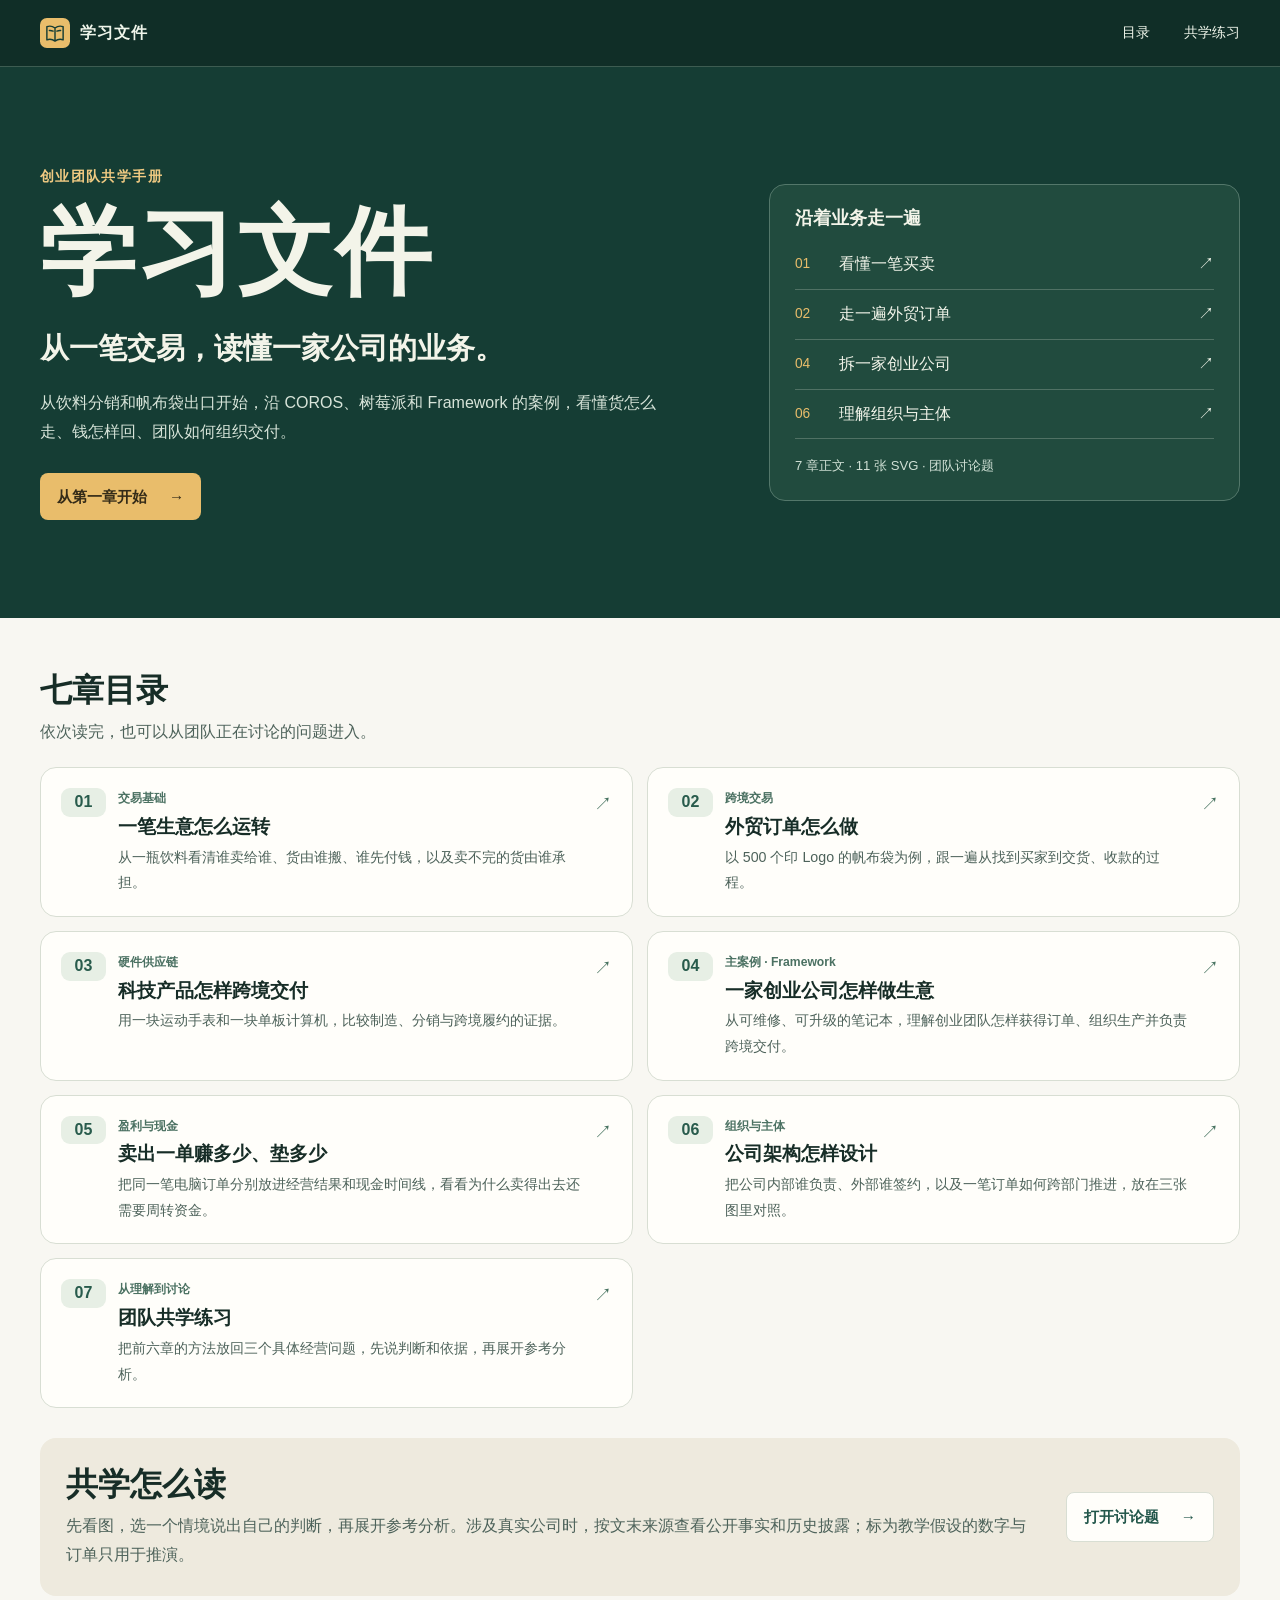
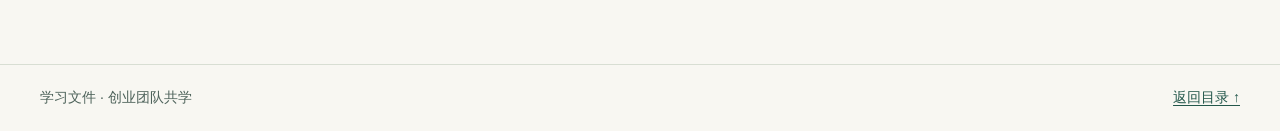
<file: index.html>
<!doctype html>
<html lang="zh-CN">
<head>
  <meta charset="utf-8">
  <meta name="viewport" content="width=device-width, initial-scale=1">
  <meta name="description" content="用案例和思维导图读懂跨境交易、创业公司经营与组织架构。">
  <meta name="theme-color" content="#153d34">
  <title>学习文件</title>
  <link rel="icon" type="image/svg+xml" href="assets/favicon.svg">
  <link rel="stylesheet" href="assets/site.css">
  <script src="assets/site.js" defer></script>
</head>
<body class="home">
<a class="skip" href="#main">跳到正文</a>
<header class="site-header"><div class="container topbar">
  <a class="brand" href="index.html"><img src="assets/favicon.svg" width="30" height="30" alt="">学习文件</a>
  <nav aria-label="站点导航"><a href="index.html#chapters">目录</a><a href="lessons/07-team-practice.html">共学练习</a></nav>
</div></header>
<main id="main">
<section class="hero"><div class="container hero-inner"><div class="hero-copy">
  <p class="eyebrow">创业团队共学手册</p><h1>学习文件</h1>
  <p class="hero-lede">从一笔交易，读懂一家公司的业务。</p>
  <p>从饮料分销和帆布袋出口开始，沿 COROS、树莓派和 Framework 的案例，看懂货怎么走、钱怎样回、团队如何组织交付。</p>
  <a class="button primary" href="lessons/01-trade-basics.html">从第一章开始 <span aria-hidden="true">→</span></a>
</div><div class="hero-route"><h2>沿着业务走一遍</h2><ol><li><a href="lessons/01-trade-basics.html"><span>01</span>看懂一笔买卖<span aria-hidden="true">↗</span></a></li><li><a href="lessons/02-export-order.html"><span>02</span>走一遍外贸订单<span aria-hidden="true">↗</span></a></li><li><a href="lessons/04-startup-business.html"><span>04</span>拆一家创业公司<span aria-hidden="true">↗</span></a></li><li><a href="lessons/06-company-structure.html"><span>06</span>理解组织与主体<span aria-hidden="true">↗</span></a></li></ol><p>7 章正文 · 11 张 SVG · 团队讨论题</p></div></div></section>
<section class="container catalog" id="chapters"><div class="section-heading"><h2>七章目录</h2><p>依次读完，也可以从团队正在讨论的问题进入。</p></div><ol class="chapter-grid"><li><a class="chapter-card" href="lessons/01-trade-basics.html">
    <span class="chapter-number">01</span><div><span class="card-topic">交易基础</span><h3>一笔生意怎么运转</h3><p>从一瓶饮料看清谁卖给谁、货由谁搬、谁先付钱，以及卖不完的货由谁承担。</p></div><span class="card-arrow" aria-hidden="true">↗</span></a></li><li><a class="chapter-card" href="lessons/02-export-order.html">
    <span class="chapter-number">02</span><div><span class="card-topic">跨境交易</span><h3>外贸订单怎么做</h3><p>以 500 个印 Logo 的帆布袋为例，跟一遍从找到买家到交货、收款的过程。</p></div><span class="card-arrow" aria-hidden="true">↗</span></a></li><li><a class="chapter-card" href="lessons/03-hardware-chains.html">
    <span class="chapter-number">03</span><div><span class="card-topic">硬件供应链</span><h3>科技产品怎样跨境交付</h3><p>用一块运动手表和一块单板计算机，比较制造、分销与跨境履约的证据。</p></div><span class="card-arrow" aria-hidden="true">↗</span></a></li><li><a class="chapter-card" href="lessons/04-startup-business.html">
    <span class="chapter-number">04</span><div><span class="card-topic">主案例 · Framework</span><h3>一家创业公司怎样做生意</h3><p>从可维修、可升级的笔记本，理解创业团队怎样获得订单、组织生产并负责跨境交付。</p></div><span class="card-arrow" aria-hidden="true">↗</span></a></li><li><a class="chapter-card" href="lessons/05-order-economics.html">
    <span class="chapter-number">05</span><div><span class="card-topic">盈利与现金</span><h3>卖出一单赚多少、垫多少</h3><p>把同一笔电脑订单分别放进经营结果和现金时间线，看看为什么卖得出去还需要周转资金。</p></div><span class="card-arrow" aria-hidden="true">↗</span></a></li><li><a class="chapter-card" href="lessons/06-company-structure.html">
    <span class="chapter-number">06</span><div><span class="card-topic">组织与主体</span><h3>公司架构怎样设计</h3><p>把公司内部谁负责、外部谁签约，以及一笔订单如何跨部门推进，放在三张图里对照。</p></div><span class="card-arrow" aria-hidden="true">↗</span></a></li><li><a class="chapter-card" href="lessons/07-team-practice.html">
    <span class="chapter-number">07</span><div><span class="card-topic">从理解到讨论</span><h3>团队共学练习</h3><p>把前六章的方法放回三个具体经营问题，先说判断和依据，再展开参考分析。</p></div><span class="card-arrow" aria-hidden="true">↗</span></a></li></ol></section>
<section class="container reading-note"><div><h2>共学怎么读</h2><p>先看图，选一个情境说出自己的判断，再展开参考分析。涉及真实公司时，按文末来源查看公开事实和历史披露；标为教学假设的数字与订单只用于推演。</p></div><a class="button secondary" href="lessons/07-team-practice.html">打开讨论题 <span aria-hidden="true">→</span></a></section>
</main>
<footer class="site-footer"><div class="container footer-inner"><span>学习文件 · 创业团队共学</span><a href="index.html#chapters">返回目录 ↑</a></div></footer>
</body>
</html>
</file>
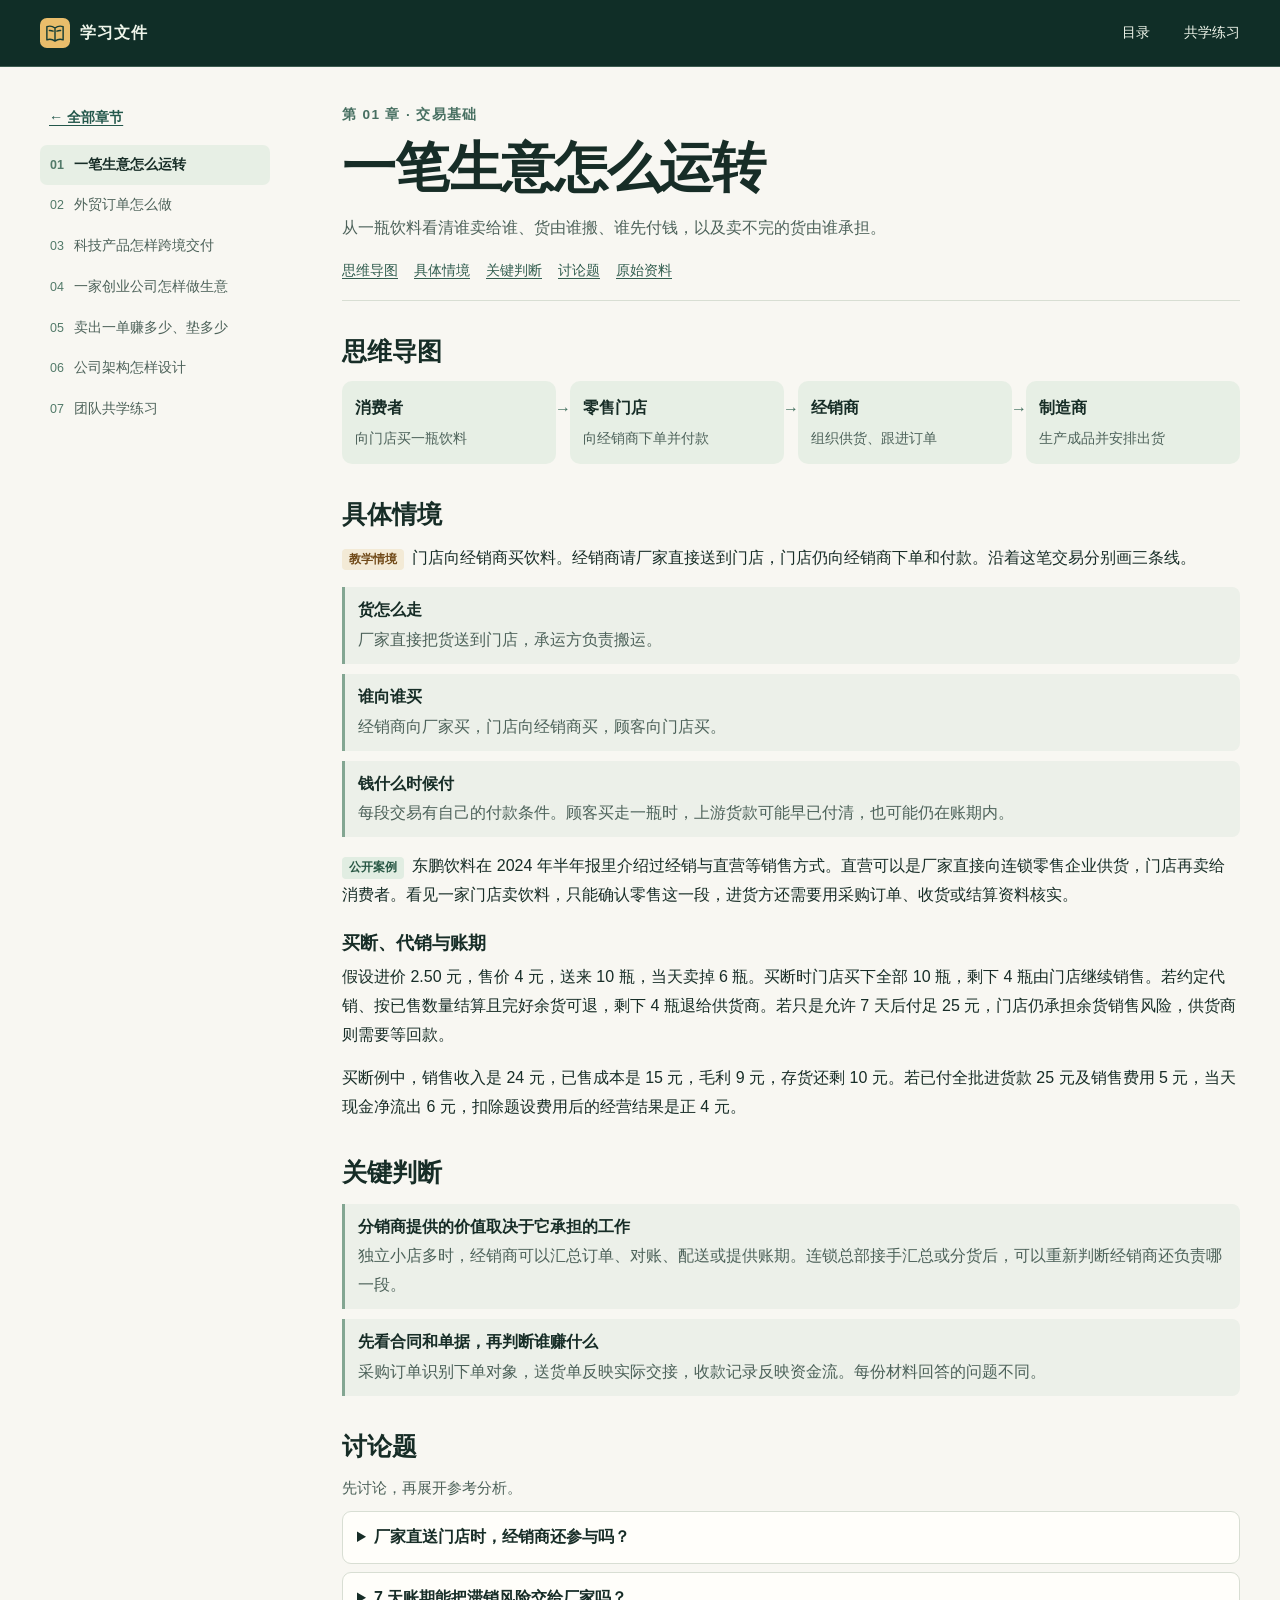
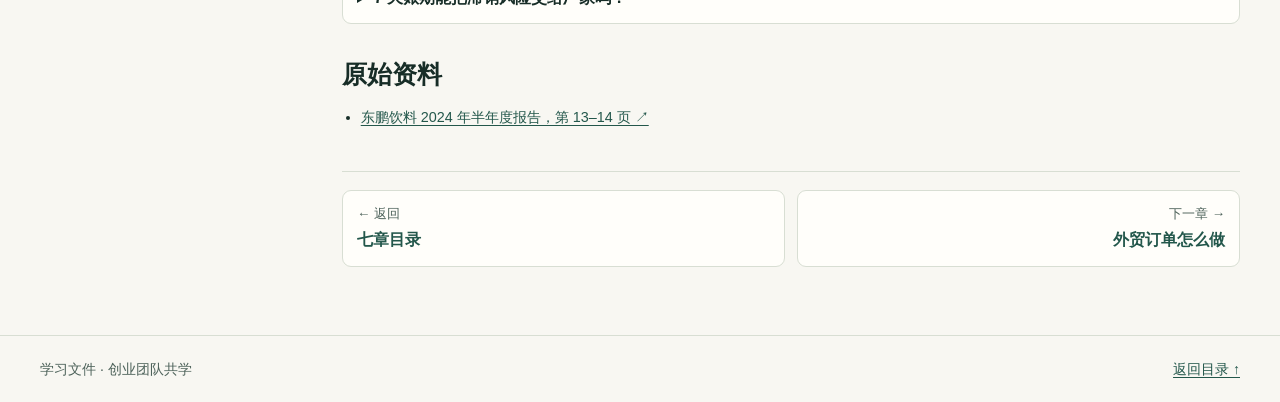
<file: lessons/01-trade-basics.html>
<!doctype html>
<html lang="zh-CN">
<head>
  <meta charset="utf-8">
  <meta name="viewport" content="width=device-width, initial-scale=1">
  <meta name="description" content="用案例和思维导图读懂跨境交易、创业公司经营与组织架构。">
  <meta name="theme-color" content="#153d34">
  <title>一笔生意怎么运转｜学习文件</title>
  <link rel="icon" type="image/svg+xml" href="../assets/favicon.svg">
  <link rel="stylesheet" href="../assets/site.css">
  <script src="../assets/site.js" defer></script>
</head>
<body class="lesson-page">
<a class="skip" href="#main">跳到正文</a>
<header class="site-header"><div class="container topbar">
  <a class="brand" href="../index.html"><img src="../assets/favicon.svg" width="30" height="30" alt="">学习文件</a>
  <nav aria-label="站点导航"><a href="../index.html#chapters">目录</a><a href="../lessons/07-team-practice.html">共学练习</a></nav>
</div></header>
<main id="main" class="container lesson-layout">
<aside class="lesson-sidebar" aria-label="章节目录"><a class="back" href="../index.html#chapters">← 全部章节</a><nav aria-label="所有章节"><ol class="lesson-links"><li><a href="01-trade-basics.html" aria-current="page"><span>01</span>一笔生意怎么运转</a></li><li><a href="02-export-order.html"><span>02</span>外贸订单怎么做</a></li><li><a href="03-hardware-chains.html"><span>03</span>科技产品怎样跨境交付</a></li><li><a href="04-startup-business.html"><span>04</span>一家创业公司怎样做生意</a></li><li><a href="05-order-economics.html"><span>05</span>卖出一单赚多少、垫多少</a></li><li><a href="06-company-structure.html"><span>06</span>公司架构怎样设计</a></li><li><a href="07-team-practice.html"><span>07</span>团队共学练习</a></li></ol></nav></aside>
<article class="lesson"><details class="mobile-index"><summary>章节目录</summary><nav aria-label="所有章节"><ol class="lesson-links"><li><a href="01-trade-basics.html" aria-current="page"><span>01</span>一笔生意怎么运转</a></li><li><a href="02-export-order.html"><span>02</span>外贸订单怎么做</a></li><li><a href="03-hardware-chains.html"><span>03</span>科技产品怎样跨境交付</a></li><li><a href="04-startup-business.html"><span>04</span>一家创业公司怎样做生意</a></li><li><a href="05-order-economics.html"><span>05</span>卖出一单赚多少、垫多少</a></li><li><a href="06-company-structure.html"><span>06</span>公司架构怎样设计</a></li><li><a href="07-team-practice.html"><span>07</span>团队共学练习</a></li></ol></nav></details>
<header class="lesson-heading"><p class="eyebrow">第 01 章 · 交易基础</p><h1>一笔生意怎么运转</h1><p>从一瓶饮料看清谁卖给谁、货由谁搬、谁先付钱，以及卖不完的货由谁承担。</p><nav class="jump" aria-label="本章目录"><a href="#map">思维导图</a><a href="#scenario">具体情境</a><a href="#judgments">关键判断</a><a href="#discussion">讨论题</a><a href="#sources">原始资料</a></nav></header>
<section id="map" class="chapter-section"><h2>思维导图</h2><ol class="concept-map"><li><strong>消费者</strong><span>向门店买一瓶饮料</span></li><li><strong>零售门店</strong><span>向经销商下单并付款</span></li><li><strong>经销商</strong><span>组织供货、跟进订单</span></li><li><strong>制造商</strong><span>生产成品并安排出货</span></li></ol></section>
<section id="scenario" class="chapter-section"><h2>具体情境</h2><p><span class="badge model">教学情境</span> 门店向经销商买饮料。经销商请厂家直接送到门店，门店仍向经销商下单和付款。沿着这笔交易分别画三条线。</p>
<dl class="tracks"><div><dt>货怎么走</dt><dd>厂家直接把货送到门店，承运方负责搬运。</dd></div><div><dt>谁向谁买</dt><dd>经销商向厂家买，门店向经销商买，顾客向门店买。</dd></div><div><dt>钱什么时候付</dt><dd>每段交易有自己的付款条件。顾客买走一瓶时，上游货款可能早已付清，也可能仍在账期内。</dd></div></dl>
<p><span class="badge">公开案例</span> 东鹏饮料在 2024 年半年报里介绍过经销与直营等销售方式。直营可以是厂家直接向连锁零售企业供货，门店再卖给消费者。看见一家门店卖饮料，只能确认零售这一段，进货方还需要用采购订单、收货或结算资料核实。</p>
<h3>买断、代销与账期</h3><p>假设进价 2.50 元，售价 4 元，送来 10 瓶，当天卖掉 6 瓶。买断时门店买下全部 10 瓶，剩下 4 瓶由门店继续销售。若约定代销、按已售数量结算且完好余货可退，剩下 4 瓶退给供货商。若只是允许 7 天后付足 25 元，门店仍承担余货销售风险，供货商则需要等回款。</p>
<p>买断例中，销售收入是 24 元，已售成本是 15 元，毛利 9 元，存货还剩 10 元。若已付全批进货款 25 元及销售费用 5 元，当天现金净流出 6 元，扣除题设费用后的经营结果是正 4 元。</p></section>
<section id="judgments" class="chapter-section"><h2>关键判断</h2><dl class="tracks judgments"><div><dt>分销商提供的价值取决于它承担的工作</dt><dd>独立小店多时，经销商可以汇总订单、对账、配送或提供账期。连锁总部接手汇总或分货后，可以重新判断经销商还负责哪一段。</dd></div><div><dt>先看合同和单据，再判断谁赚什么</dt><dd>采购订单识别下单对象，送货单反映实际交接，收款记录反映资金流。每份材料回答的问题不同。</dd></div></dl></section>
<section id="discussion" class="chapter-section"><h2>讨论题</h2><p class="section-note">先讨论，再展开参考分析。</p><details class="exercise"><summary>厂家直送门店时，经销商还参与吗？</summary><div class="answer"><p>如果门店仍向经销商下单和付款，经销商继续是供货商。直接发货只改变了货路。要再查运费、退货和损坏由谁承担，应看具体约定。</p></div></details><details class="exercise"><summary>7 天账期能把滞销风险交给厂家吗？</summary><div class="answer"><p>题设到期仍须付全批货款，滞销风险仍在门店。账期推迟现金流出，同时给供应商带来等待回款和到期不付款的风险。</p></div></details></section>
<section id="sources" class="chapter-section"><h2>原始资料</h2><ul class="sources"><li><a href="https://big5.sse.com.cn/site/cht/www.sse.com.cn/disclosure/listedinfo/announcement/c/new/2024-08-31/605499_20240831_WRQH.pdf" target="_blank" rel="noopener">东鹏饮料 2024 年半年度报告，第 13–14 页 ↗</a></li></ul></section>
<nav class="pager" aria-label="相邻章节"><a href="../index.html#chapters"><small>← 返回</small>七章目录</a><a href="02-export-order.html"><small>下一章 →</small>外贸订单怎么做</a></nav></article>
</main>
<dialog class="viewer" aria-label="思维导图查看器"><div class="viewer-tools"><strong id="diagram-title">思维导图</strong><div><button type="button" data-scale="down" aria-label="缩小">−</button><button type="button" data-scale="reset" aria-label="恢复大小">100%</button><button type="button" data-scale="up" aria-label="放大">+</button><a class="viewer-original" href="#" target="_blank" rel="noopener">原图 ↗</a><button type="button" class="viewer-close" aria-label="关闭">关闭</button></div></div><div class="viewer-scroll" tabindex="0"><img alt=""></div></dialog>
<footer class="site-footer"><div class="container footer-inner"><span>学习文件 · 创业团队共学</span><a href="../index.html#chapters">返回目录 ↑</a></div></footer>
</body>
</html>
</file>
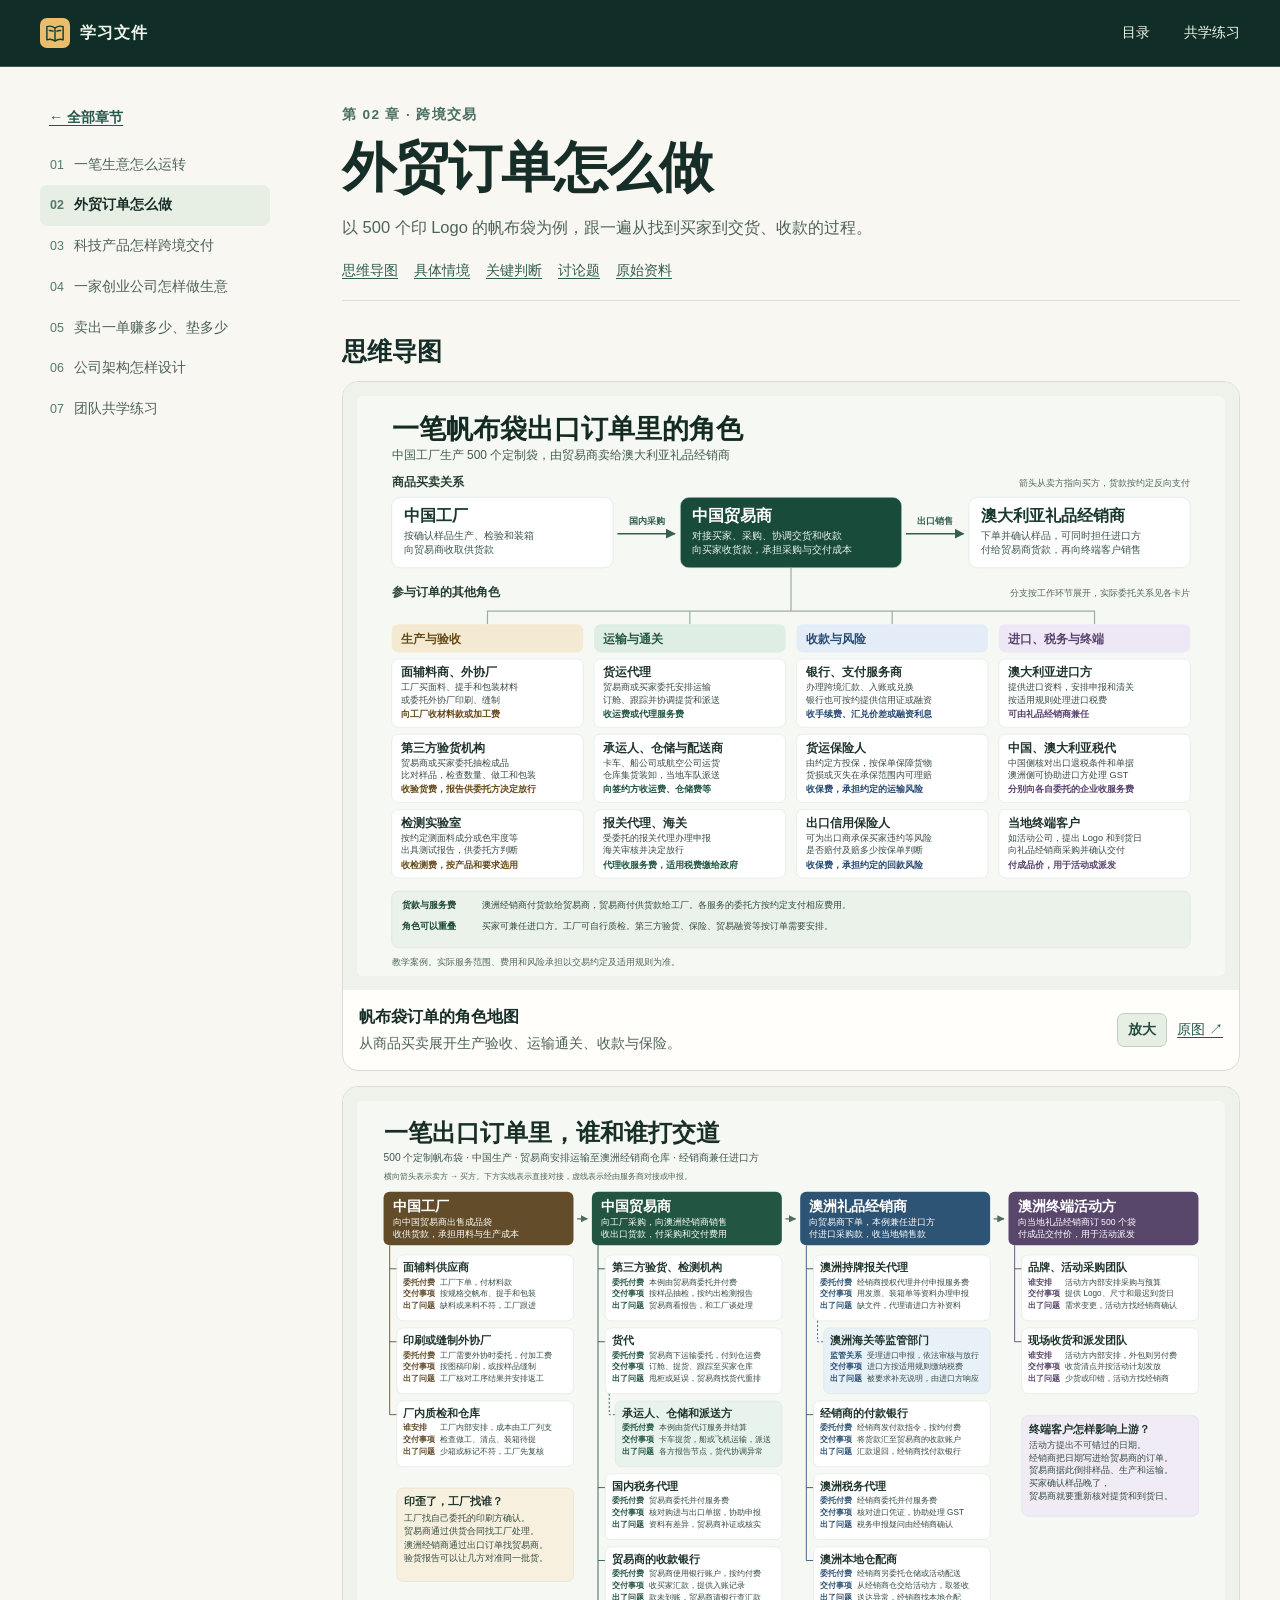
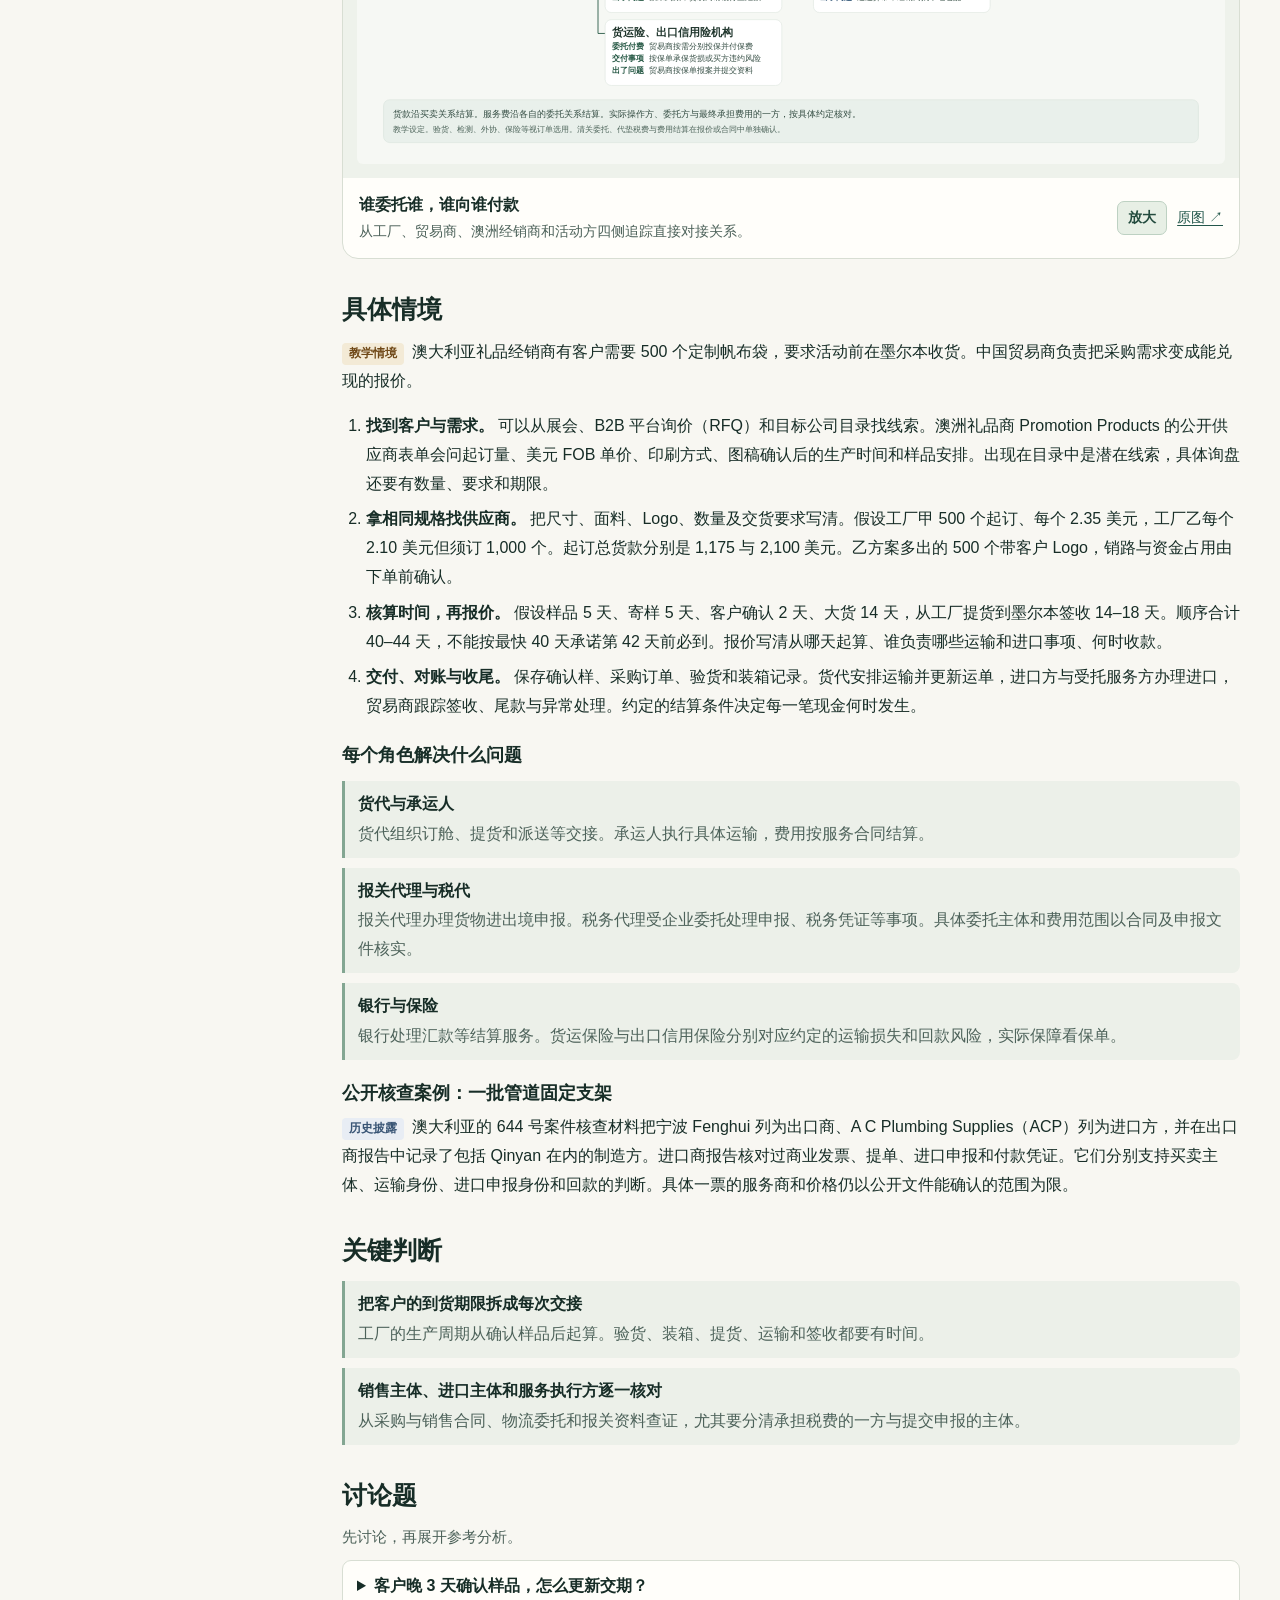
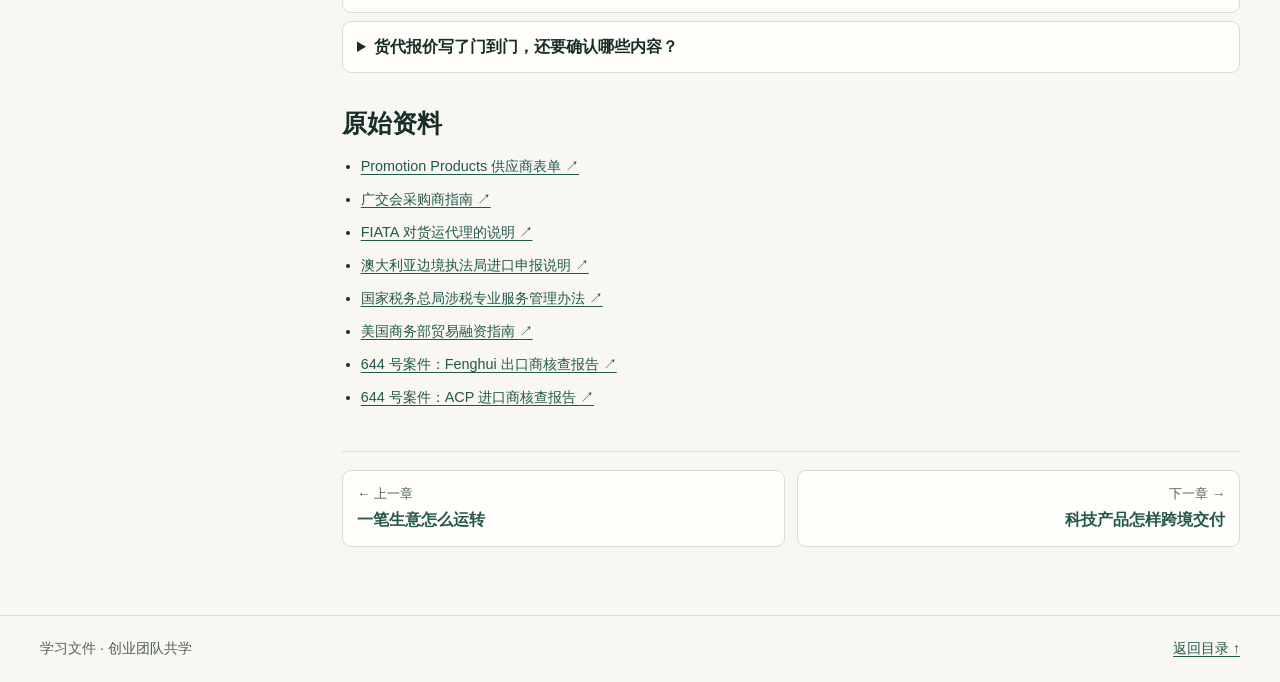
<file: lessons/02-export-order.html>
<!doctype html>
<html lang="zh-CN">
<head>
  <meta charset="utf-8">
  <meta name="viewport" content="width=device-width, initial-scale=1">
  <meta name="description" content="用案例和思维导图读懂跨境交易、创业公司经营与组织架构。">
  <meta name="theme-color" content="#153d34">
  <title>外贸订单怎么做｜学习文件</title>
  <link rel="icon" type="image/svg+xml" href="../assets/favicon.svg">
  <link rel="stylesheet" href="../assets/site.css">
  <script src="../assets/site.js" defer></script>
</head>
<body class="lesson-page">
<a class="skip" href="#main">跳到正文</a>
<header class="site-header"><div class="container topbar">
  <a class="brand" href="../index.html"><img src="../assets/favicon.svg" width="30" height="30" alt="">学习文件</a>
  <nav aria-label="站点导航"><a href="../index.html#chapters">目录</a><a href="../lessons/07-team-practice.html">共学练习</a></nav>
</div></header>
<main id="main" class="container lesson-layout">
<aside class="lesson-sidebar" aria-label="章节目录"><a class="back" href="../index.html#chapters">← 全部章节</a><nav aria-label="所有章节"><ol class="lesson-links"><li><a href="01-trade-basics.html"><span>01</span>一笔生意怎么运转</a></li><li><a href="02-export-order.html" aria-current="page"><span>02</span>外贸订单怎么做</a></li><li><a href="03-hardware-chains.html"><span>03</span>科技产品怎样跨境交付</a></li><li><a href="04-startup-business.html"><span>04</span>一家创业公司怎样做生意</a></li><li><a href="05-order-economics.html"><span>05</span>卖出一单赚多少、垫多少</a></li><li><a href="06-company-structure.html"><span>06</span>公司架构怎样设计</a></li><li><a href="07-team-practice.html"><span>07</span>团队共学练习</a></li></ol></nav></aside>
<article class="lesson"><details class="mobile-index"><summary>章节目录</summary><nav aria-label="所有章节"><ol class="lesson-links"><li><a href="01-trade-basics.html"><span>01</span>一笔生意怎么运转</a></li><li><a href="02-export-order.html" aria-current="page"><span>02</span>外贸订单怎么做</a></li><li><a href="03-hardware-chains.html"><span>03</span>科技产品怎样跨境交付</a></li><li><a href="04-startup-business.html"><span>04</span>一家创业公司怎样做生意</a></li><li><a href="05-order-economics.html"><span>05</span>卖出一单赚多少、垫多少</a></li><li><a href="06-company-structure.html"><span>06</span>公司架构怎样设计</a></li><li><a href="07-team-practice.html"><span>07</span>团队共学练习</a></li></ol></nav></details>
<header class="lesson-heading"><p class="eyebrow">第 02 章 · 跨境交易</p><h1>外贸订单怎么做</h1><p>以 500 个印 Logo 的帆布袋为例，跟一遍从找到买家到交货、收款的过程。</p><nav class="jump" aria-label="本章目录"><a href="#map">思维导图</a><a href="#scenario">具体情境</a><a href="#judgments">关键判断</a><a href="#discussion">讨论题</a><a href="#sources">原始资料</a></nav></header>
<section id="map" class="chapter-section"><h2>思维导图</h2><figure class="diagram" aria-label="帆布袋订单的角色地图">
  <a class="diagram-preview" href="../assets/diagrams/tote-roles.svg" data-zoom aria-label="放大 帆布袋订单的角色地图"><img src="../assets/diagrams/tote-roles.svg" alt="帆布袋订单的角色地图" loading="lazy"></a>
  <figcaption><div><strong>帆布袋订单的角色地图</strong><p>从商品买卖展开生产验收、运输通关、收款与保险。</p></div><div class="diagram-actions"><button type="button" data-zoom-url="../assets/diagrams/tote-roles.svg" data-zoom-title="帆布袋订单的角色地图" hidden>放大</button><a href="../assets/diagrams/tote-roles.svg" target="_blank" rel="noopener">原图 ↗</a></div></figcaption>
</figure><figure class="diagram" aria-label="谁委托谁，谁向谁付款">
  <a class="diagram-preview" href="../assets/diagrams/tote-contracts.svg" data-zoom aria-label="放大 谁委托谁，谁向谁付款"><img src="../assets/diagrams/tote-contracts.svg" alt="谁委托谁，谁向谁付款" loading="lazy"></a>
  <figcaption><div><strong>谁委托谁，谁向谁付款</strong><p>从工厂、贸易商、澳洲经销商和活动方四侧追踪直接对接关系。</p></div><div class="diagram-actions"><button type="button" data-zoom-url="../assets/diagrams/tote-contracts.svg" data-zoom-title="谁委托谁，谁向谁付款" hidden>放大</button><a href="../assets/diagrams/tote-contracts.svg" target="_blank" rel="noopener">原图 ↗</a></div></figcaption>
</figure></section>
<section id="scenario" class="chapter-section"><h2>具体情境</h2><p><span class="badge model">教学情境</span> 澳大利亚礼品经销商有客户需要 500 个定制帆布袋，要求活动前在墨尔本收货。中国贸易商负责把采购需求变成能兑现的报价。</p>
<ol class="workflow"><li><strong>找到客户与需求。</strong> 可以从展会、B2B 平台询价（RFQ）和目标公司目录找线索。澳洲礼品商 Promotion Products 的公开供应商表单会问起订量、美元 FOB 单价、印刷方式、图稿确认后的生产时间和样品安排。出现在目录中是潜在线索，具体询盘还要有数量、要求和期限。</li>
<li><strong>拿相同规格找供应商。</strong> 把尺寸、面料、Logo、数量及交货要求写清。假设工厂甲 500 个起订、每个 2.35 美元，工厂乙每个 2.10 美元但须订 1,000 个。起订总货款分别是 1,175 与 2,100 美元。乙方案多出的 500 个带客户 Logo，销路与资金占用由下单前确认。</li>
<li><strong>核算时间，再报价。</strong> 假设样品 5 天、寄样 5 天、客户确认 2 天、大货 14 天，从工厂提货到墨尔本签收 14–18 天。顺序合计 40–44 天，不能按最快 40 天承诺第 42 天前必到。报价写清从哪天起算、谁负责哪些运输和进口事项、何时收款。</li>
<li><strong>交付、对账与收尾。</strong> 保存确认样、采购订单、验货和装箱记录。货代安排运输并更新运单，进口方与受托服务方办理进口，贸易商跟踪签收、尾款与异常处理。约定的结算条件决定每一笔现金何时发生。</li></ol>
<h3>每个角色解决什么问题</h3><dl class="tracks"><div><dt>货代与承运人</dt><dd>货代组织订舱、提货和派送等交接。承运人执行具体运输，费用按服务合同结算。</dd></div><div><dt>报关代理与税代</dt><dd>报关代理办理货物进出境申报。税务代理受企业委托处理申报、税务凭证等事项。具体委托主体和费用范围以合同及申报文件核实。</dd></div><div><dt>银行与保险</dt><dd>银行处理汇款等结算服务。货运保险与出口信用保险分别对应约定的运输损失和回款风险，实际保障看保单。</dd></div></dl>
<h3>公开核查案例：一批管道固定支架</h3><p><span class="badge history">历史披露</span> 澳大利亚的 644 号案件核查材料把宁波 Fenghui 列为出口商、A C Plumbing Supplies（ACP）列为进口方，并在出口商报告中记录了包括 Qinyan 在内的制造方。进口商报告核对过商业发票、提单、进口申报和付款凭证。它们分别支持买卖主体、运输身份、进口申报身份和回款的判断。具体一票的服务商和价格仍以公开文件能确认的范围为限。</p></section>
<section id="judgments" class="chapter-section"><h2>关键判断</h2><dl class="tracks judgments"><div><dt>把客户的到货期限拆成每次交接</dt><dd>工厂的生产周期从确认样品后起算。验货、装箱、提货、运输和签收都要有时间。</dd></div><div><dt>销售主体、进口主体和服务执行方逐一核对</dt><dd>从采购与销售合同、物流委托和报关资料查证，尤其要分清承担税费的一方与提交申报的主体。</dd></div></dl></section>
<section id="discussion" class="chapter-section"><h2>讨论题</h2><p class="section-note">先讨论，再展开参考分析。</p><details class="exercise"><summary>客户晚 3 天确认样品，怎么更新交期？</summary><div class="answer"><p>在其他环节耗时不变的假设下，整条时间线顺延 3 天。先核对工厂能否按新日期完成、货代能否接货，再与客户确认新方案及费用。</p></div></details><details class="exercise"><summary>货代报价写了门到门，还要确认哪些内容？</summary><div class="answer"><p>至少核对提货点、送达点、运输与清关服务范围、税费是否另计、资料谁提供、预计提货和到货时间。再把这段时间放进整单排期。</p></div></details></section>
<section id="sources" class="chapter-section"><h2>原始资料</h2><ul class="sources"><li><a href="https://www.promotionproducts.com.au/supplier" target="_blank" rel="noopener">Promotion Products 供应商表单 ↗</a></li><li><a href="https://www.cantonfair.org.cn/buyerguide" target="_blank" rel="noopener">广交会采购商指南 ↗</a></li><li><a href="https://fiata.org/about-freight-forwarding/" target="_blank" rel="noopener">FIATA 对货运代理的说明 ↗</a></li><li><a href="https://www.abf.gov.au/imports/Pages/How-to-import/Import-declarations.aspx" target="_blank" rel="noopener">澳大利亚边境执法局进口申报说明 ↗</a></li><li><a href="https://shanghai.chinatax.gov.cn/zcfw/zcfgk/zhsszc/202503/t475779.html" target="_blank" rel="noopener">国家税务总局涉税专业服务管理办法 ↗</a></li><li><a href="https://www.trade.gov/trade-finance-guide-quick-reference-us-exporters" target="_blank" rel="noopener">美国商务部贸易融资指南 ↗</a></li><li><a href="https://www.industry.gov.au/sites/default/files/adc/public-record/2025-03/644_-_fenghui_-_exporter_verification_report.pdf" target="_blank" rel="noopener">644 号案件：Fenghui 出口商核查报告 ↗</a></li><li><a href="https://www.industry.gov.au/sites/default/files/adc/public-record/2025-03/644_-_acp_-_importer_verification_report.pdf" target="_blank" rel="noopener">644 号案件：ACP 进口商核查报告 ↗</a></li></ul></section>
<nav class="pager" aria-label="相邻章节"><a href="01-trade-basics.html"><small>← 上一章</small>一笔生意怎么运转</a><a href="03-hardware-chains.html"><small>下一章 →</small>科技产品怎样跨境交付</a></nav></article>
</main>
<dialog class="viewer" aria-label="思维导图查看器"><div class="viewer-tools"><strong id="diagram-title">思维导图</strong><div><button type="button" data-scale="down" aria-label="缩小">−</button><button type="button" data-scale="reset" aria-label="恢复大小">100%</button><button type="button" data-scale="up" aria-label="放大">+</button><a class="viewer-original" href="#" target="_blank" rel="noopener">原图 ↗</a><button type="button" class="viewer-close" aria-label="关闭">关闭</button></div></div><div class="viewer-scroll" tabindex="0"><img alt=""></div></dialog>
<footer class="site-footer"><div class="container footer-inner"><span>学习文件 · 创业团队共学</span><a href="../index.html#chapters">返回目录 ↑</a></div></footer>
</body>
</html>
</file>
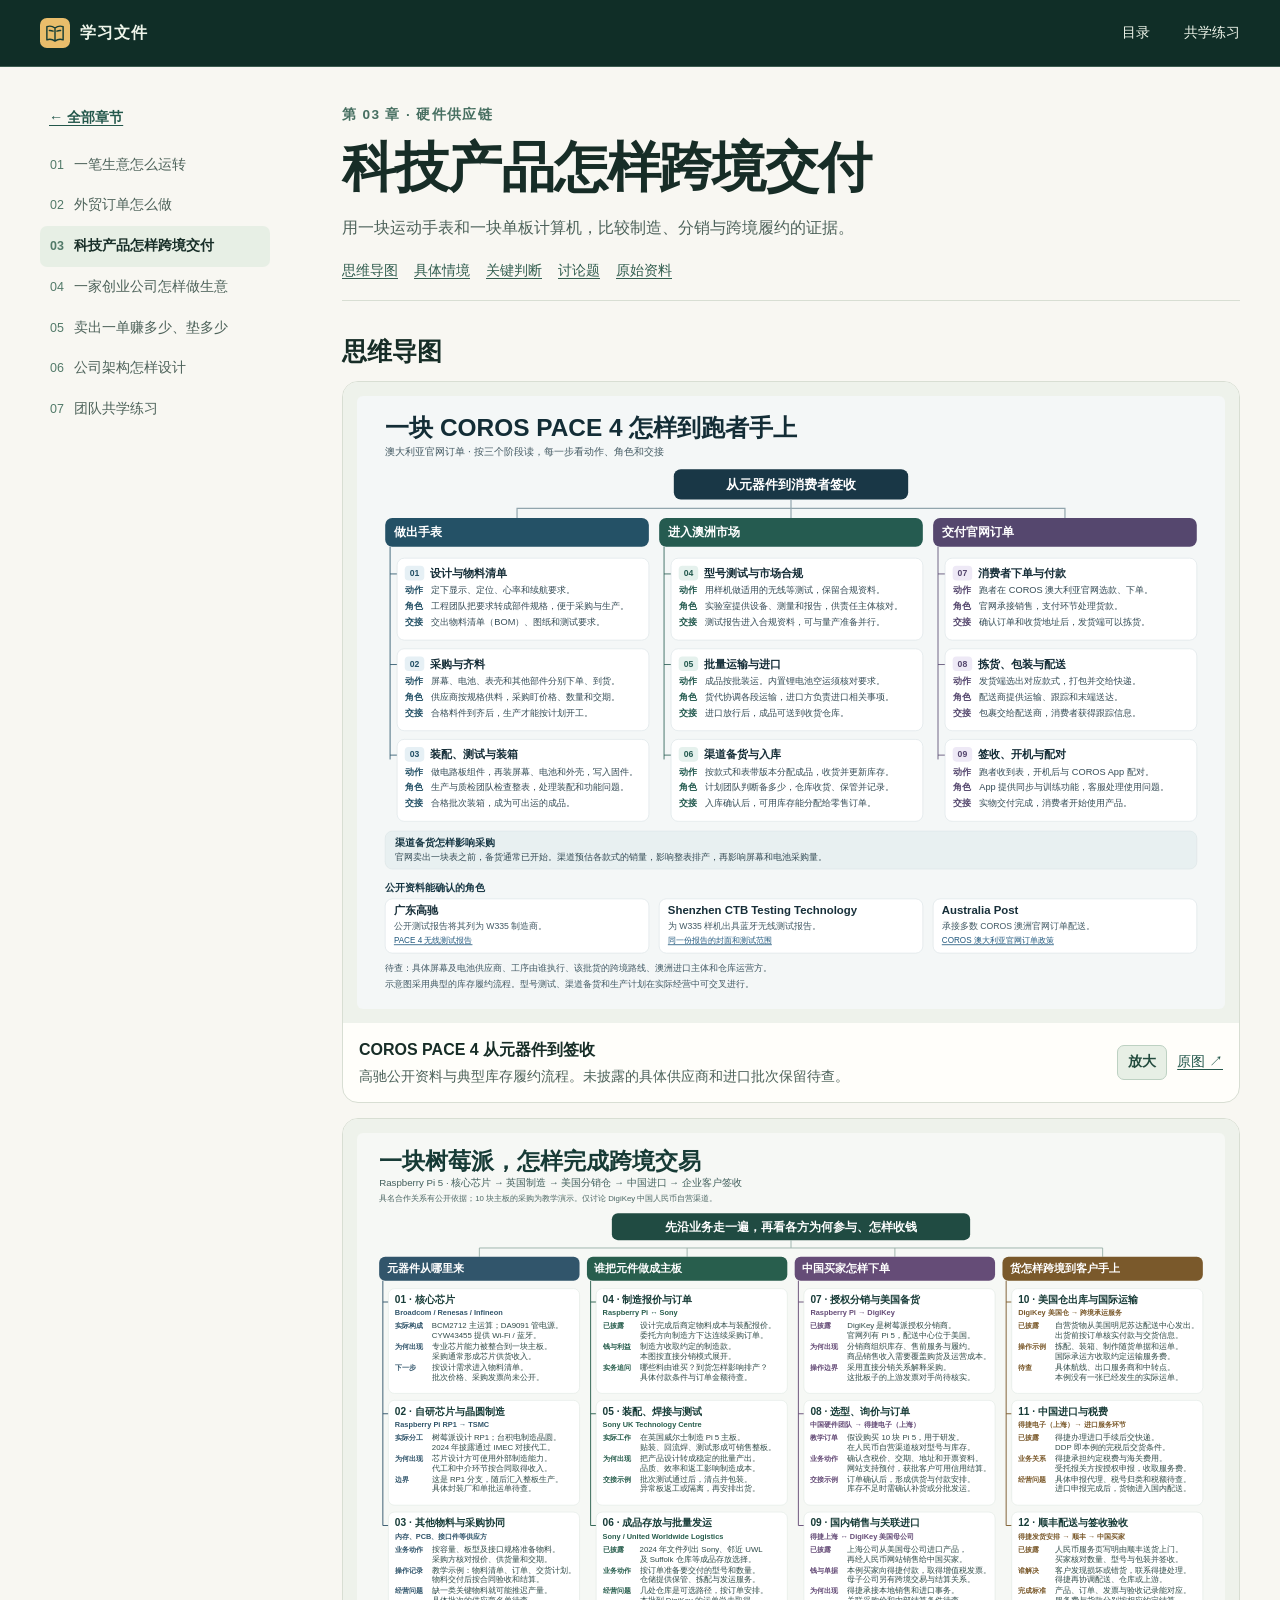
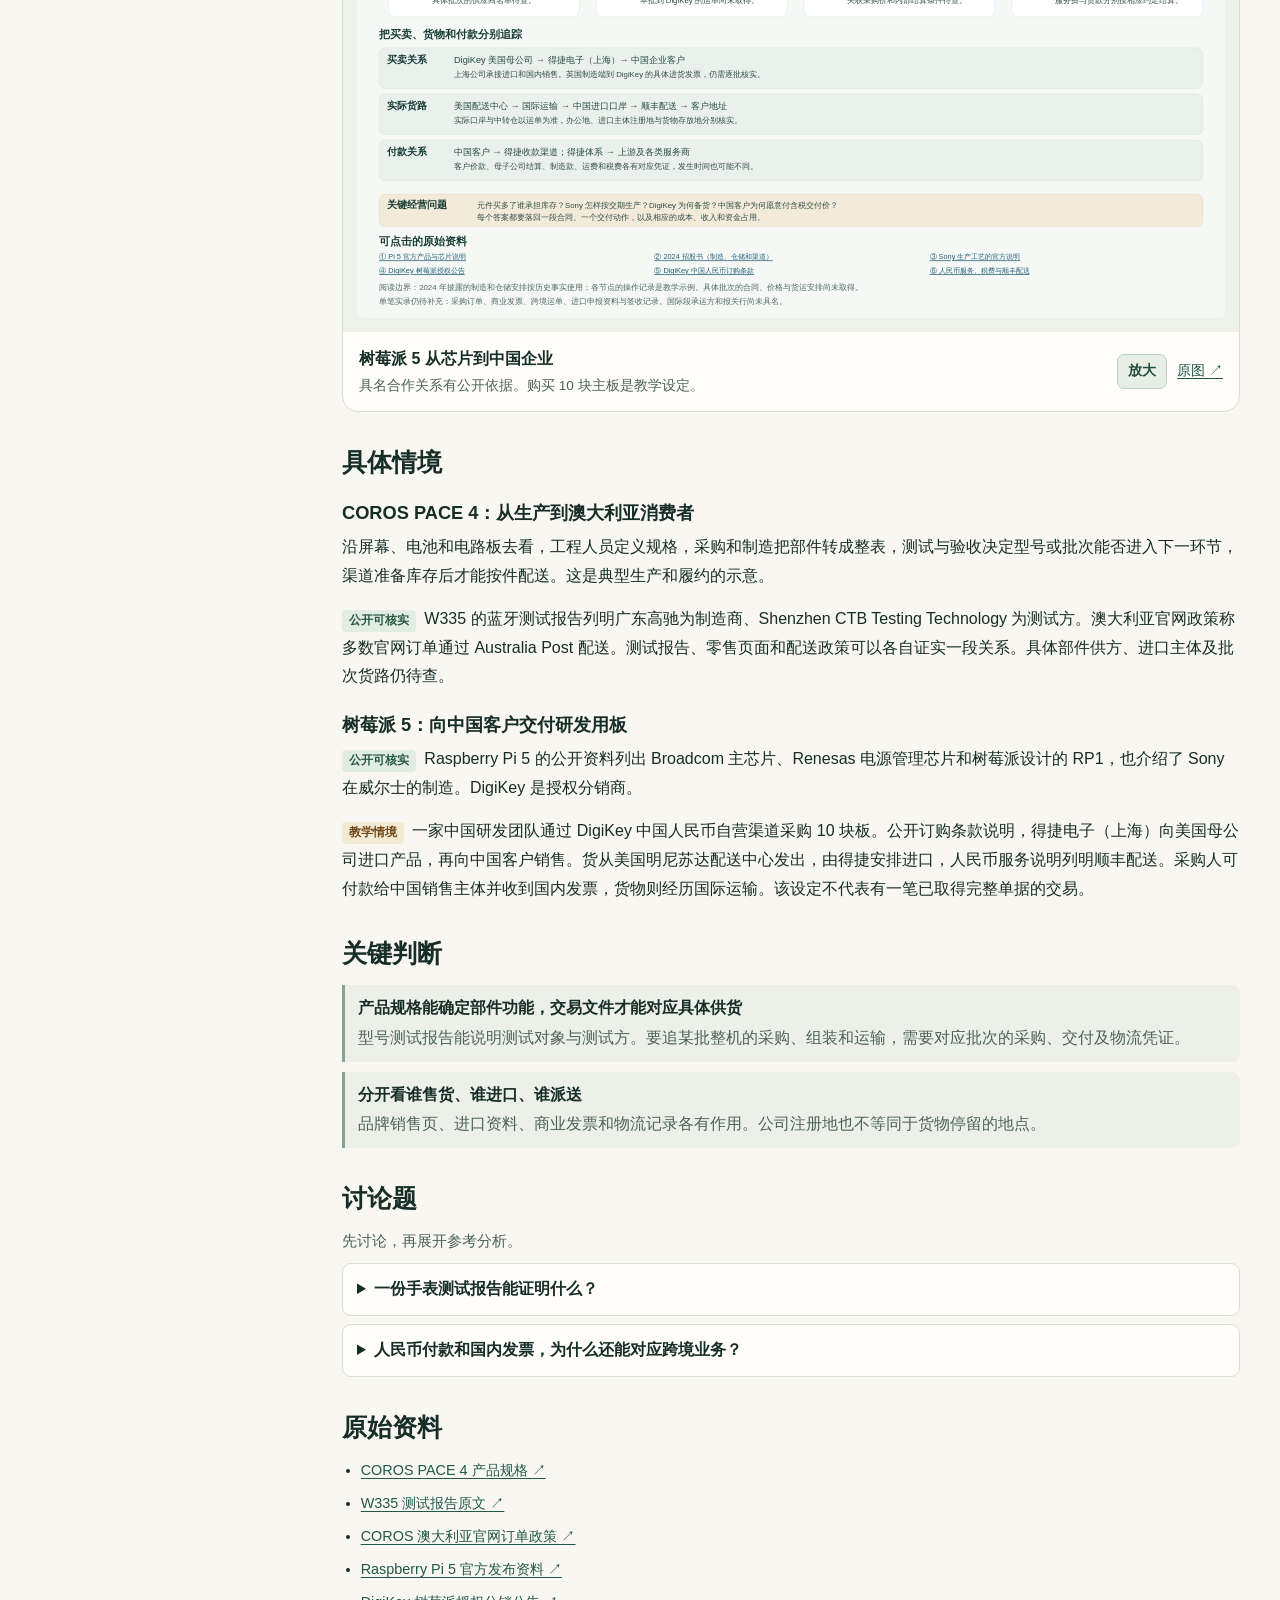
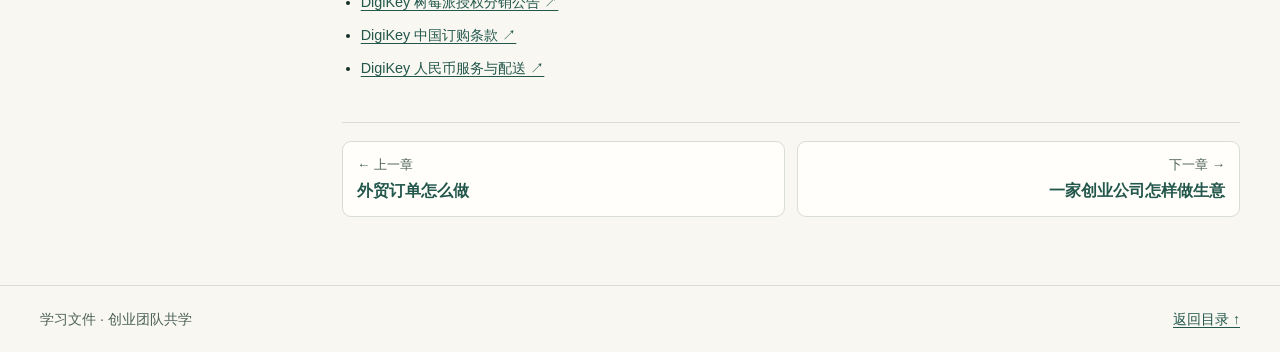
<file: lessons/03-hardware-chains.html>
<!doctype html>
<html lang="zh-CN">
<head>
  <meta charset="utf-8">
  <meta name="viewport" content="width=device-width, initial-scale=1">
  <meta name="description" content="用案例和思维导图读懂跨境交易、创业公司经营与组织架构。">
  <meta name="theme-color" content="#153d34">
  <title>科技产品怎样跨境交付｜学习文件</title>
  <link rel="icon" type="image/svg+xml" href="../assets/favicon.svg">
  <link rel="stylesheet" href="../assets/site.css">
  <script src="../assets/site.js" defer></script>
</head>
<body class="lesson-page">
<a class="skip" href="#main">跳到正文</a>
<header class="site-header"><div class="container topbar">
  <a class="brand" href="../index.html"><img src="../assets/favicon.svg" width="30" height="30" alt="">学习文件</a>
  <nav aria-label="站点导航"><a href="../index.html#chapters">目录</a><a href="../lessons/07-team-practice.html">共学练习</a></nav>
</div></header>
<main id="main" class="container lesson-layout">
<aside class="lesson-sidebar" aria-label="章节目录"><a class="back" href="../index.html#chapters">← 全部章节</a><nav aria-label="所有章节"><ol class="lesson-links"><li><a href="01-trade-basics.html"><span>01</span>一笔生意怎么运转</a></li><li><a href="02-export-order.html"><span>02</span>外贸订单怎么做</a></li><li><a href="03-hardware-chains.html" aria-current="page"><span>03</span>科技产品怎样跨境交付</a></li><li><a href="04-startup-business.html"><span>04</span>一家创业公司怎样做生意</a></li><li><a href="05-order-economics.html"><span>05</span>卖出一单赚多少、垫多少</a></li><li><a href="06-company-structure.html"><span>06</span>公司架构怎样设计</a></li><li><a href="07-team-practice.html"><span>07</span>团队共学练习</a></li></ol></nav></aside>
<article class="lesson"><details class="mobile-index"><summary>章节目录</summary><nav aria-label="所有章节"><ol class="lesson-links"><li><a href="01-trade-basics.html"><span>01</span>一笔生意怎么运转</a></li><li><a href="02-export-order.html"><span>02</span>外贸订单怎么做</a></li><li><a href="03-hardware-chains.html" aria-current="page"><span>03</span>科技产品怎样跨境交付</a></li><li><a href="04-startup-business.html"><span>04</span>一家创业公司怎样做生意</a></li><li><a href="05-order-economics.html"><span>05</span>卖出一单赚多少、垫多少</a></li><li><a href="06-company-structure.html"><span>06</span>公司架构怎样设计</a></li><li><a href="07-team-practice.html"><span>07</span>团队共学练习</a></li></ol></nav></details>
<header class="lesson-heading"><p class="eyebrow">第 03 章 · 硬件供应链</p><h1>科技产品怎样跨境交付</h1><p>用一块运动手表和一块单板计算机，比较制造、分销与跨境履约的证据。</p><nav class="jump" aria-label="本章目录"><a href="#map">思维导图</a><a href="#scenario">具体情境</a><a href="#judgments">关键判断</a><a href="#discussion">讨论题</a><a href="#sources">原始资料</a></nav></header>
<section id="map" class="chapter-section"><h2>思维导图</h2><figure class="diagram" aria-label="COROS PACE 4 从元器件到签收">
  <a class="diagram-preview" href="../assets/diagrams/coros-chain.svg" data-zoom aria-label="放大 COROS PACE 4 从元器件到签收"><img src="../assets/diagrams/coros-chain.svg" alt="COROS PACE 4 从元器件到签收" loading="lazy"></a>
  <figcaption><div><strong>COROS PACE 4 从元器件到签收</strong><p>高驰公开资料与典型库存履约流程。未披露的具体供应商和进口批次保留待查。</p></div><div class="diagram-actions"><button type="button" data-zoom-url="../assets/diagrams/coros-chain.svg" data-zoom-title="COROS PACE 4 从元器件到签收" hidden>放大</button><a href="../assets/diagrams/coros-chain.svg" target="_blank" rel="noopener">原图 ↗</a></div></figcaption>
</figure><figure class="diagram" aria-label="树莓派 5 从芯片到中国企业">
  <a class="diagram-preview" href="../assets/diagrams/pi-cross-border.svg" data-zoom aria-label="放大 树莓派 5 从芯片到中国企业"><img src="../assets/diagrams/pi-cross-border.svg" alt="树莓派 5 从芯片到中国企业" loading="lazy"></a>
  <figcaption><div><strong>树莓派 5 从芯片到中国企业</strong><p>具名合作关系有公开依据。购买 10 块主板是教学设定。</p></div><div class="diagram-actions"><button type="button" data-zoom-url="../assets/diagrams/pi-cross-border.svg" data-zoom-title="树莓派 5 从芯片到中国企业" hidden>放大</button><a href="../assets/diagrams/pi-cross-border.svg" target="_blank" rel="noopener">原图 ↗</a></div></figcaption>
</figure></section>
<section id="scenario" class="chapter-section"><h2>具体情境</h2><h3>COROS PACE 4：从生产到澳大利亚消费者</h3><p>沿屏幕、电池和电路板去看，工程人员定义规格，采购和制造把部件转成整表，测试与验收决定型号或批次能否进入下一环节，渠道准备库存后才能按件配送。这是典型生产和履约的示意。</p><p><span class="badge">公开可核实</span> W335 的蓝牙测试报告列明广东高驰为制造商、Shenzhen CTB Testing Technology 为测试方。澳大利亚官网政策称多数官网订单通过 Australia Post 配送。测试报告、零售页面和配送政策可以各自证实一段关系。具体部件供方、进口主体及批次货路仍待查。</p>
<h3>树莓派 5：向中国客户交付研发用板</h3><p><span class="badge">公开可核实</span> Raspberry Pi 5 的公开资料列出 Broadcom 主芯片、Renesas 电源管理芯片和树莓派设计的 RP1，也介绍了 Sony 在威尔士的制造。DigiKey 是授权分销商。</p><p><span class="badge model">教学情境</span> 一家中国研发团队通过 DigiKey 中国人民币自营渠道采购 10 块板。公开订购条款说明，得捷电子（上海）向美国母公司进口产品，再向中国客户销售。货从美国明尼苏达配送中心发出，由得捷安排进口，人民币服务说明列明顺丰配送。采购人可付款给中国销售主体并收到国内发票，货物则经历国际运输。该设定不代表有一笔已取得完整单据的交易。</p></section>
<section id="judgments" class="chapter-section"><h2>关键判断</h2><dl class="tracks judgments"><div><dt>产品规格能确定部件功能，交易文件才能对应具体供货</dt><dd>型号测试报告能说明测试对象与测试方。要追某批整机的采购、组装和运输，需要对应批次的采购、交付及物流凭证。</dd></div><div><dt>分开看谁售货、谁进口、谁派送</dt><dd>品牌销售页、进口资料、商业发票和物流记录各有作用。公司注册地也不等同于货物停留的地点。</dd></div></dl></section>
<section id="discussion" class="chapter-section"><h2>讨论题</h2><p class="section-note">先讨论，再展开参考分析。</p><details class="exercise"><summary>一份手表测试报告能证明什么？</summary><div class="answer"><p>能按报告范围识别送测型号、报告所列制造商和测试机构。整条量产链、某块表的部件来源和跨境交付，需用对应的业务资料继续核对。</p></div></details><details class="exercise"><summary>人民币付款和国内发票，为什么还能对应跨境业务？</summary><div class="answer"><p>客户向中国销售主体购买。该主体可以通过另一段采购从海外进口，两个交易和一段实际跨境货路同时存在。</p></div></details></section>
<section id="sources" class="chapter-section"><h2>原始资料</h2><ul class="sources"><li><a href="https://coros.com/pace4/specs" target="_blank" rel="noopener">COROS PACE 4 产品规格 ↗</a></li><li><a href="https://device.report/m/8d60dc8603d2e94f1fa58381f80a2fd848d75c0a5bc42ddca453b7a3dba7e33d.pdf" target="_blank" rel="noopener">W335 测试报告原文 ↗</a></li><li><a href="https://support.coros.com/hc/en-us/articles/21202434036244-Order-from-coros-com-au" target="_blank" rel="noopener">COROS 澳大利亚官网订单政策 ↗</a></li><li><a href="https://www.raspberrypi.com/news/introducing-raspberry-pi-5/" target="_blank" rel="noopener">Raspberry Pi 5 官方发布资料 ↗</a></li><li><a href="https://www.digikey.com/en/news/press-releases/2020/dec/digi-key-becomes-official-raspberry-pi-authorized-distributor" target="_blank" rel="noopener">DigiKey 树莓派授权分销公告 ↗</a></li><li><a href="https://www.digikey.cn/zh/terms-and-conditions" target="_blank" rel="noopener">DigiKey 中国订购条款 ↗</a></li><li><a href="https://www.digikey.cn/zh/help/features" target="_blank" rel="noopener">DigiKey 人民币服务与配送 ↗</a></li></ul></section>
<nav class="pager" aria-label="相邻章节"><a href="02-export-order.html"><small>← 上一章</small>外贸订单怎么做</a><a href="04-startup-business.html"><small>下一章 →</small>一家创业公司怎样做生意</a></nav></article>
</main>
<dialog class="viewer" aria-label="思维导图查看器"><div class="viewer-tools"><strong id="diagram-title">思维导图</strong><div><button type="button" data-scale="down" aria-label="缩小">−</button><button type="button" data-scale="reset" aria-label="恢复大小">100%</button><button type="button" data-scale="up" aria-label="放大">+</button><a class="viewer-original" href="#" target="_blank" rel="noopener">原图 ↗</a><button type="button" class="viewer-close" aria-label="关闭">关闭</button></div></div><div class="viewer-scroll" tabindex="0"><img alt=""></div></dialog>
<footer class="site-footer"><div class="container footer-inner"><span>学习文件 · 创业团队共学</span><a href="../index.html#chapters">返回目录 ↑</a></div></footer>
</body>
</html>
</file>
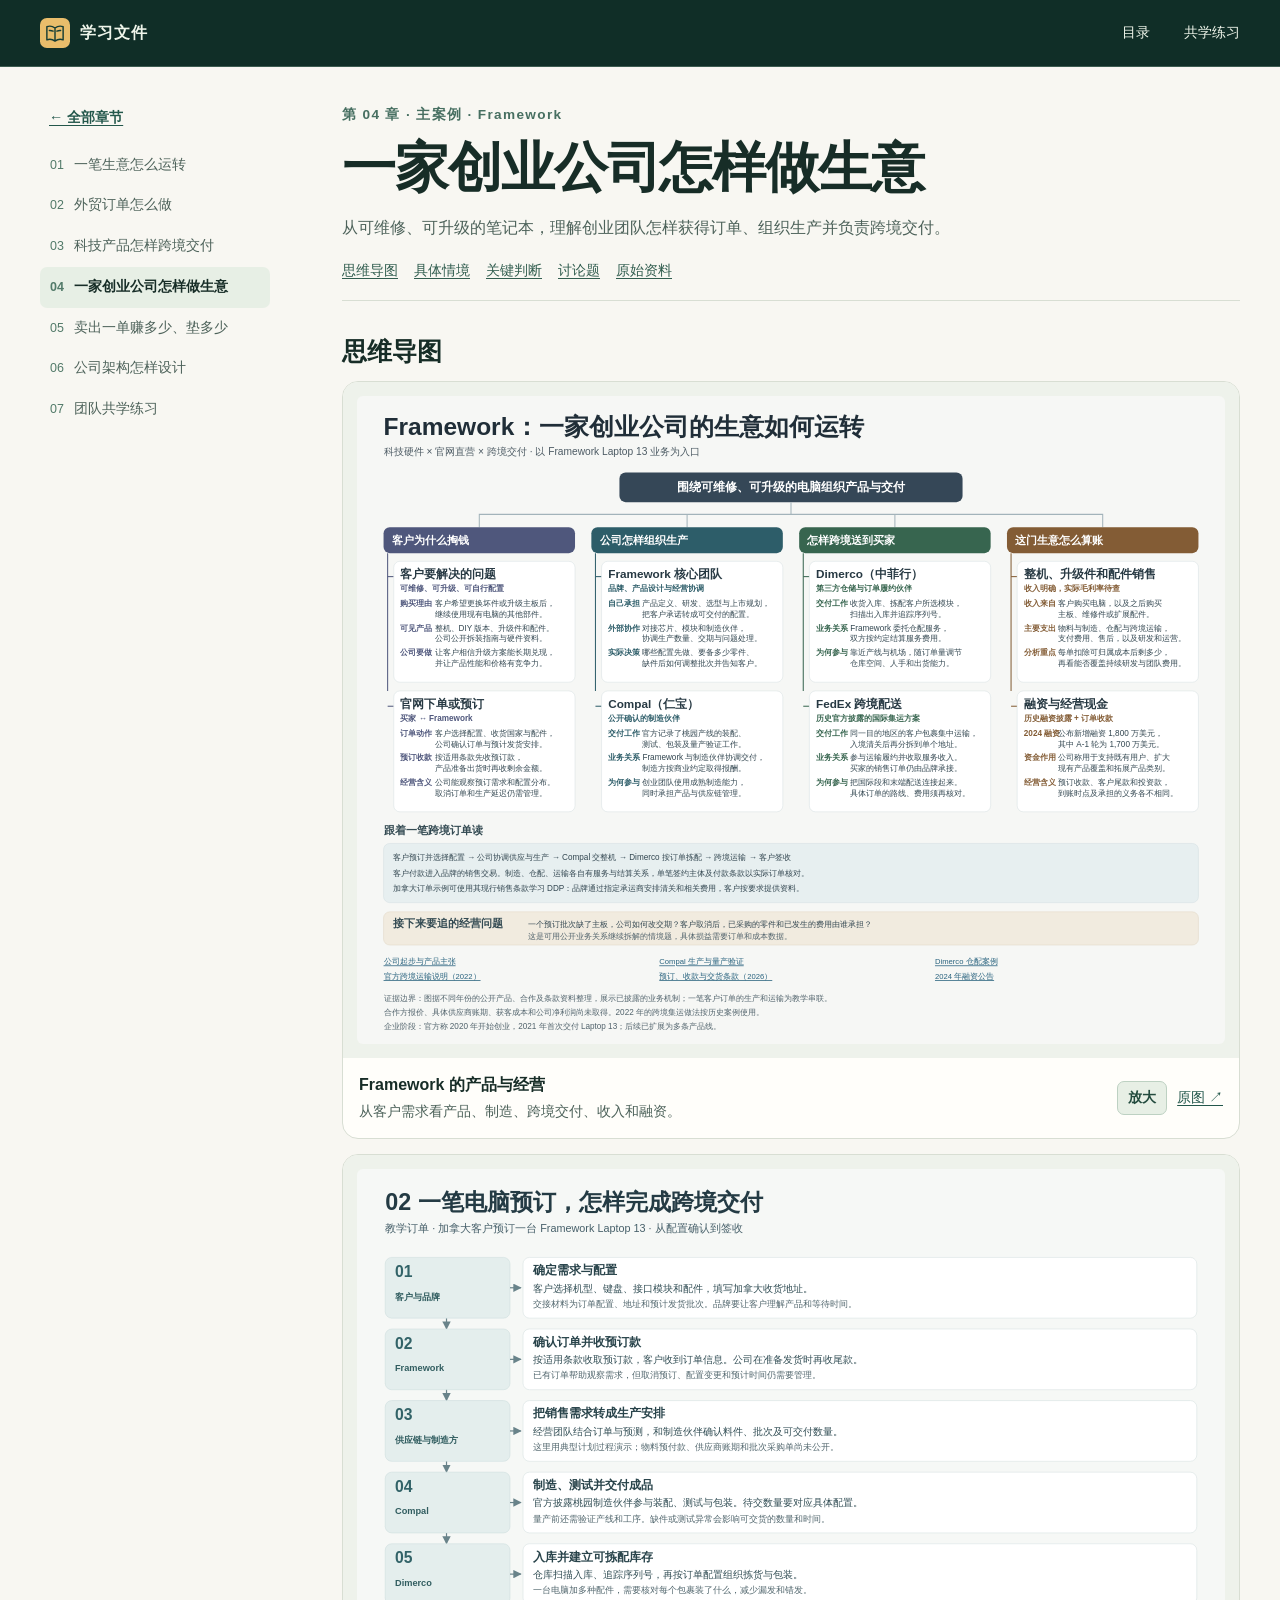
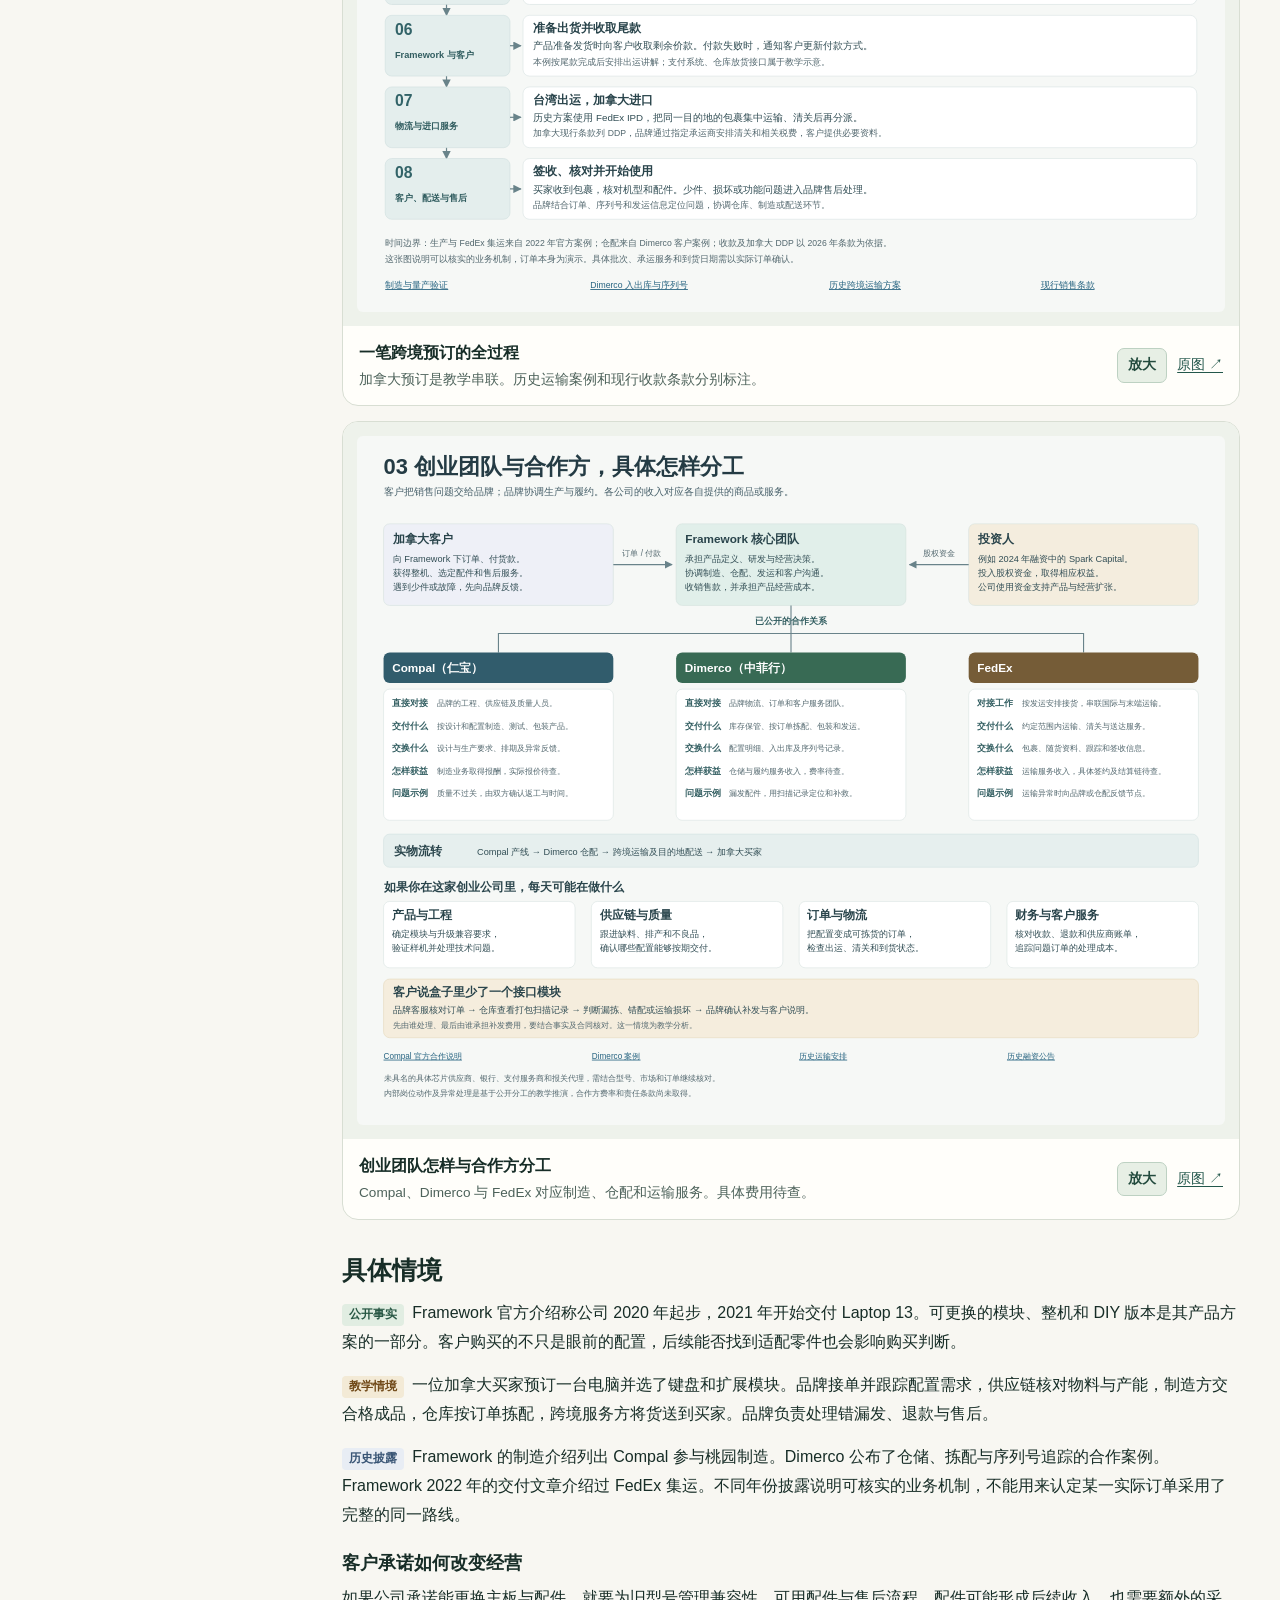
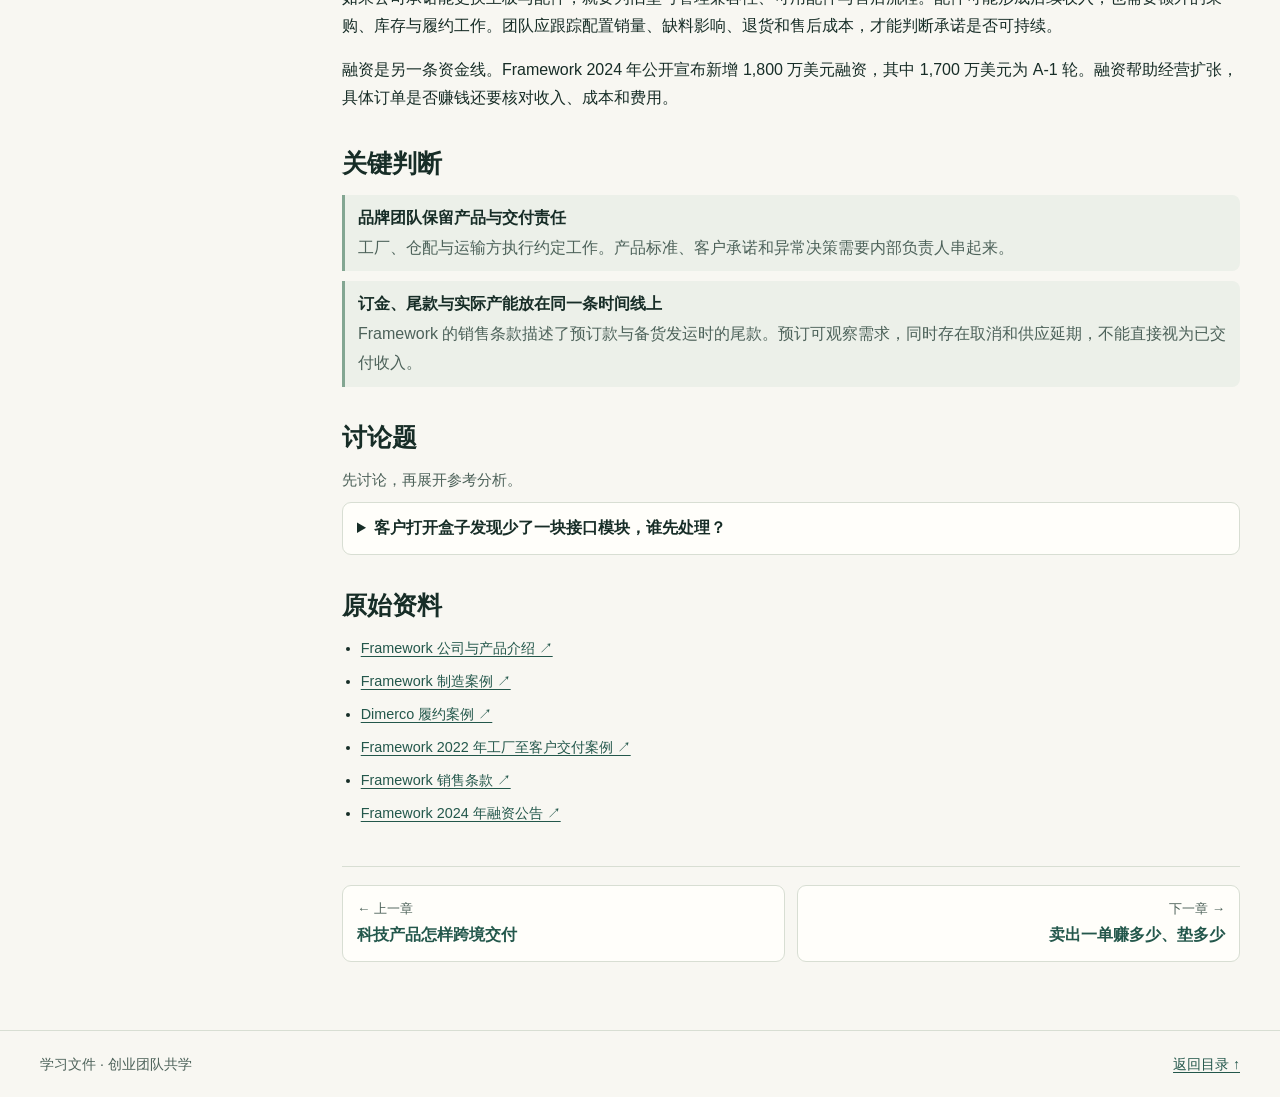
<file: lessons/04-startup-business.html>
<!doctype html>
<html lang="zh-CN">
<head>
  <meta charset="utf-8">
  <meta name="viewport" content="width=device-width, initial-scale=1">
  <meta name="description" content="用案例和思维导图读懂跨境交易、创业公司经营与组织架构。">
  <meta name="theme-color" content="#153d34">
  <title>一家创业公司怎样做生意｜学习文件</title>
  <link rel="icon" type="image/svg+xml" href="../assets/favicon.svg">
  <link rel="stylesheet" href="../assets/site.css">
  <script src="../assets/site.js" defer></script>
</head>
<body class="lesson-page">
<a class="skip" href="#main">跳到正文</a>
<header class="site-header"><div class="container topbar">
  <a class="brand" href="../index.html"><img src="../assets/favicon.svg" width="30" height="30" alt="">学习文件</a>
  <nav aria-label="站点导航"><a href="../index.html#chapters">目录</a><a href="../lessons/07-team-practice.html">共学练习</a></nav>
</div></header>
<main id="main" class="container lesson-layout">
<aside class="lesson-sidebar" aria-label="章节目录"><a class="back" href="../index.html#chapters">← 全部章节</a><nav aria-label="所有章节"><ol class="lesson-links"><li><a href="01-trade-basics.html"><span>01</span>一笔生意怎么运转</a></li><li><a href="02-export-order.html"><span>02</span>外贸订单怎么做</a></li><li><a href="03-hardware-chains.html"><span>03</span>科技产品怎样跨境交付</a></li><li><a href="04-startup-business.html" aria-current="page"><span>04</span>一家创业公司怎样做生意</a></li><li><a href="05-order-economics.html"><span>05</span>卖出一单赚多少、垫多少</a></li><li><a href="06-company-structure.html"><span>06</span>公司架构怎样设计</a></li><li><a href="07-team-practice.html"><span>07</span>团队共学练习</a></li></ol></nav></aside>
<article class="lesson"><details class="mobile-index"><summary>章节目录</summary><nav aria-label="所有章节"><ol class="lesson-links"><li><a href="01-trade-basics.html"><span>01</span>一笔生意怎么运转</a></li><li><a href="02-export-order.html"><span>02</span>外贸订单怎么做</a></li><li><a href="03-hardware-chains.html"><span>03</span>科技产品怎样跨境交付</a></li><li><a href="04-startup-business.html" aria-current="page"><span>04</span>一家创业公司怎样做生意</a></li><li><a href="05-order-economics.html"><span>05</span>卖出一单赚多少、垫多少</a></li><li><a href="06-company-structure.html"><span>06</span>公司架构怎样设计</a></li><li><a href="07-team-practice.html"><span>07</span>团队共学练习</a></li></ol></nav></details>
<header class="lesson-heading"><p class="eyebrow">第 04 章 · 主案例 · Framework</p><h1>一家创业公司怎样做生意</h1><p>从可维修、可升级的笔记本，理解创业团队怎样获得订单、组织生产并负责跨境交付。</p><nav class="jump" aria-label="本章目录"><a href="#map">思维导图</a><a href="#scenario">具体情境</a><a href="#judgments">关键判断</a><a href="#discussion">讨论题</a><a href="#sources">原始资料</a></nav></header>
<section id="map" class="chapter-section"><h2>思维导图</h2><figure class="diagram" aria-label="Framework 的产品与经营">
  <a class="diagram-preview" href="../assets/diagrams/framework-business.svg" data-zoom aria-label="放大 Framework 的产品与经营"><img src="../assets/diagrams/framework-business.svg" alt="Framework 的产品与经营" loading="lazy"></a>
  <figcaption><div><strong>Framework 的产品与经营</strong><p>从客户需求看产品、制造、跨境交付、收入和融资。</p></div><div class="diagram-actions"><button type="button" data-zoom-url="../assets/diagrams/framework-business.svg" data-zoom-title="Framework 的产品与经营" hidden>放大</button><a href="../assets/diagrams/framework-business.svg" target="_blank" rel="noopener">原图 ↗</a></div></figcaption>
</figure><figure class="diagram" aria-label="一笔跨境预订的全过程">
  <a class="diagram-preview" href="../assets/diagrams/framework-order.svg" data-zoom aria-label="放大 一笔跨境预订的全过程"><img src="../assets/diagrams/framework-order.svg" alt="一笔跨境预订的全过程" loading="lazy"></a>
  <figcaption><div><strong>一笔跨境预订的全过程</strong><p>加拿大预订是教学串联。历史运输案例和现行收款条款分别标注。</p></div><div class="diagram-actions"><button type="button" data-zoom-url="../assets/diagrams/framework-order.svg" data-zoom-title="一笔跨境预订的全过程" hidden>放大</button><a href="../assets/diagrams/framework-order.svg" target="_blank" rel="noopener">原图 ↗</a></div></figcaption>
</figure><figure class="diagram" aria-label="创业团队怎样与合作方分工">
  <a class="diagram-preview" href="../assets/diagrams/framework-partners.svg" data-zoom aria-label="放大 创业团队怎样与合作方分工"><img src="../assets/diagrams/framework-partners.svg" alt="创业团队怎样与合作方分工" loading="lazy"></a>
  <figcaption><div><strong>创业团队怎样与合作方分工</strong><p>Compal、Dimerco 与 FedEx 对应制造、仓配和运输服务。具体费用待查。</p></div><div class="diagram-actions"><button type="button" data-zoom-url="../assets/diagrams/framework-partners.svg" data-zoom-title="创业团队怎样与合作方分工" hidden>放大</button><a href="../assets/diagrams/framework-partners.svg" target="_blank" rel="noopener">原图 ↗</a></div></figcaption>
</figure></section>
<section id="scenario" class="chapter-section"><h2>具体情境</h2><p><span class="badge">公开事实</span> Framework 官方介绍称公司 2020 年起步，2021 年开始交付 Laptop 13。可更换的模块、整机和 DIY 版本是其产品方案的一部分。客户购买的不只是眼前的配置，后续能否找到适配零件也会影响购买判断。</p><p><span class="badge model">教学情境</span> 一位加拿大买家预订一台电脑并选了键盘和扩展模块。品牌接单并跟踪配置需求，供应链核对物料与产能，制造方交合格成品，仓库按订单拣配，跨境服务方将货送到买家。品牌负责处理错漏发、退款与售后。</p>
<p><span class="badge history">历史披露</span> Framework 的制造介绍列出 Compal 参与桃园制造。Dimerco 公布了仓储、拣配与序列号追踪的合作案例。Framework 2022 年的交付文章介绍过 FedEx 集运。不同年份披露说明可核实的业务机制，不能用来认定某一实际订单采用了完整的同一路线。</p>
<h3>客户承诺如何改变经营</h3><p>如果公司承诺能更换主板与配件，就要为旧型号管理兼容性、可用配件与售后流程。配件可能形成后续收入，也需要额外的采购、库存与履约工作。团队应跟踪配置销量、缺料影响、退货和售后成本，才能判断承诺是否可持续。</p><p>融资是另一条资金线。Framework 2024 年公开宣布新增 1,800 万美元融资，其中 1,700 万美元为 A-1 轮。融资帮助经营扩张，具体订单是否赚钱还要核对收入、成本和费用。</p></section>
<section id="judgments" class="chapter-section"><h2>关键判断</h2><dl class="tracks judgments"><div><dt>品牌团队保留产品与交付责任</dt><dd>工厂、仓配与运输方执行约定工作。产品标准、客户承诺和异常决策需要内部负责人串起来。</dd></div><div><dt>订金、尾款与实际产能放在同一条时间线上</dt><dd>Framework 的销售条款描述了预订款与备货发运时的尾款。预订可观察需求，同时存在取消和供应延期，不能直接视为已交付收入。</dd></div></dl></section>
<section id="discussion" class="chapter-section"><h2>讨论题</h2><p class="section-note">先讨论，再展开参考分析。</p><details class="exercise"><summary>客户打开盒子发现少了一块接口模块，谁先处理？</summary><div class="answer"><p>品牌客服先查订单配置和包裹记录，仓库复核拣配或打包扫描。确认问题后再安排补发，并依据合同及原因核对费用承担。</p></div></details></section>
<section id="sources" class="chapter-section"><h2>原始资料</h2><ul class="sources"><li><a href="https://frame.work/about" target="_blank" rel="noopener">Framework 公司与产品介绍 ↗</a></li><li><a href="https://frame.work/blog/manufacturing-starts-on-the-new-framework-laptop-in-taiwan" target="_blank" rel="noopener">Framework 制造案例 ↗</a></li><li><a href="https://lp.dimerco.com/hubfs/Case%20Studies/Framework%20Case%20Study.pdf" target="_blank" rel="noopener">Dimerco 履约案例 ↗</a></li><li><a href="https://frame.work/blog/now-in-stock-and-how-a-framework-laptop-gets-from-the-factory-to-you/" target="_blank" rel="noopener">Framework 2022 年工厂至客户交付案例 ↗</a></li><li><a href="https://frame.work/terms-of-sale" target="_blank" rel="noopener">Framework 销售条款 ↗</a></li><li><a href="https://frame.work/blog/frameworks-series-a-1-and-community-participation" target="_blank" rel="noopener">Framework 2024 年融资公告 ↗</a></li></ul></section>
<nav class="pager" aria-label="相邻章节"><a href="03-hardware-chains.html"><small>← 上一章</small>科技产品怎样跨境交付</a><a href="05-order-economics.html"><small>下一章 →</small>卖出一单赚多少、垫多少</a></nav></article>
</main>
<dialog class="viewer" aria-label="思维导图查看器"><div class="viewer-tools"><strong id="diagram-title">思维导图</strong><div><button type="button" data-scale="down" aria-label="缩小">−</button><button type="button" data-scale="reset" aria-label="恢复大小">100%</button><button type="button" data-scale="up" aria-label="放大">+</button><a class="viewer-original" href="#" target="_blank" rel="noopener">原图 ↗</a><button type="button" class="viewer-close" aria-label="关闭">关闭</button></div></div><div class="viewer-scroll" tabindex="0"><img alt=""></div></dialog>
<footer class="site-footer"><div class="container footer-inner"><span>学习文件 · 创业团队共学</span><a href="../index.html#chapters">返回目录 ↑</a></div></footer>
</body>
</html>
</file>
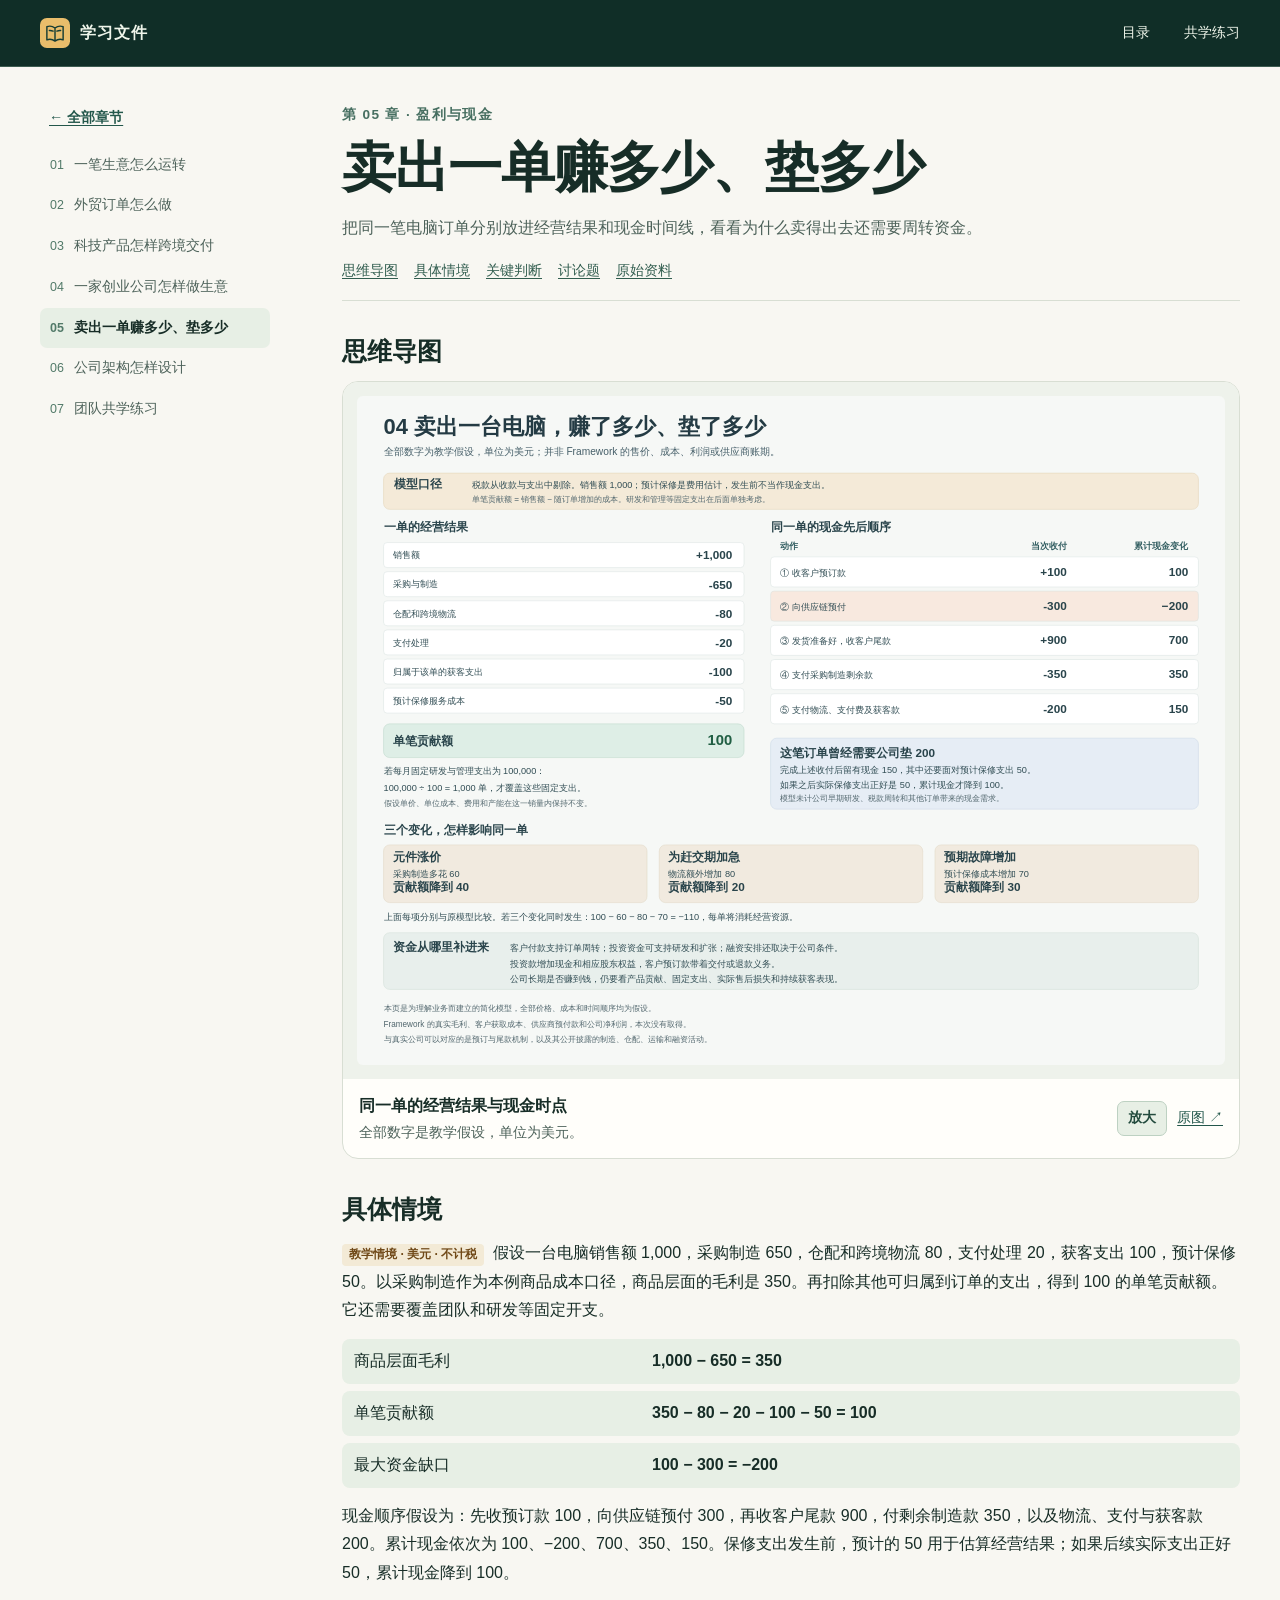
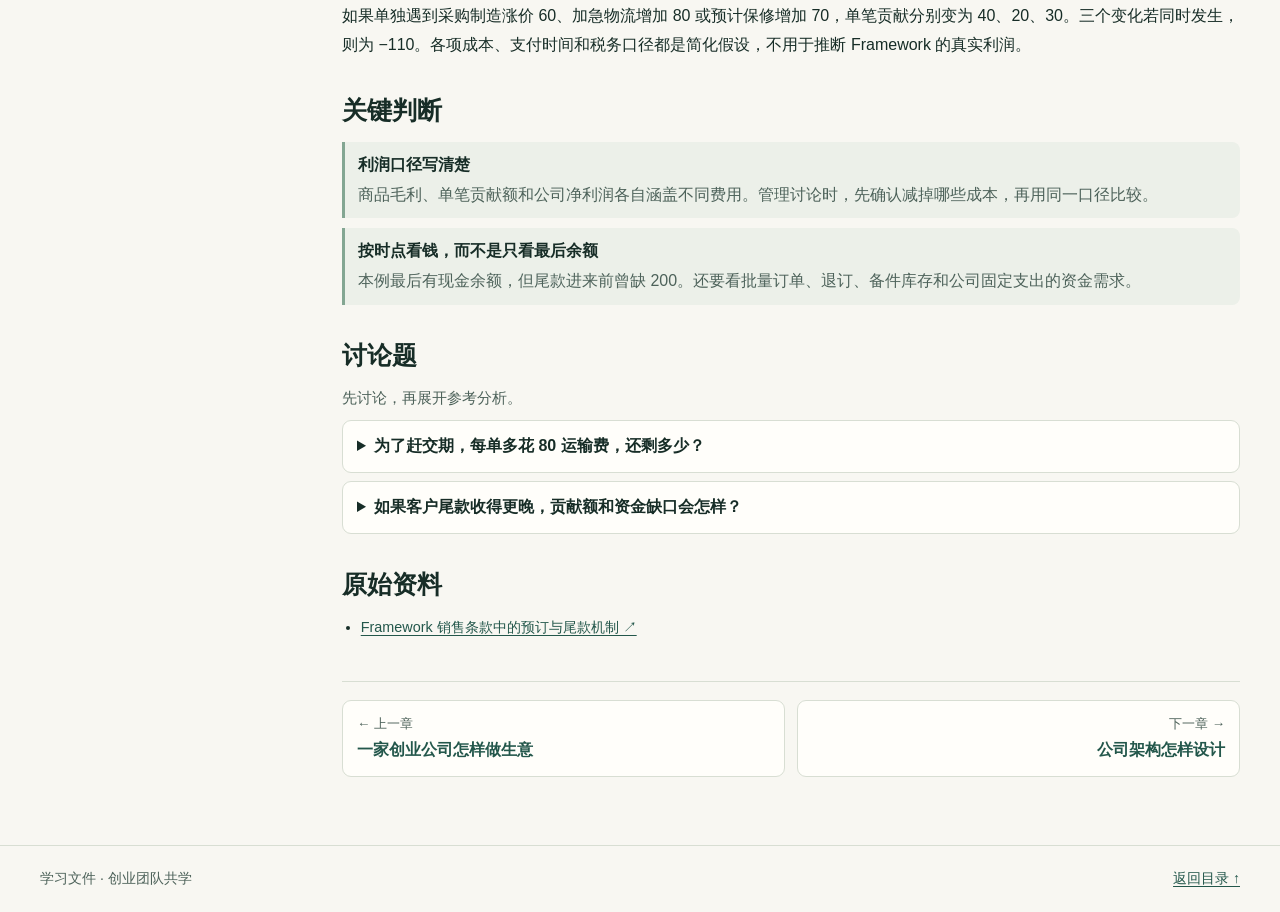
<file: lessons/05-order-economics.html>
<!doctype html>
<html lang="zh-CN">
<head>
  <meta charset="utf-8">
  <meta name="viewport" content="width=device-width, initial-scale=1">
  <meta name="description" content="用案例和思维导图读懂跨境交易、创业公司经营与组织架构。">
  <meta name="theme-color" content="#153d34">
  <title>卖出一单赚多少、垫多少｜学习文件</title>
  <link rel="icon" type="image/svg+xml" href="../assets/favicon.svg">
  <link rel="stylesheet" href="../assets/site.css">
  <script src="../assets/site.js" defer></script>
</head>
<body class="lesson-page">
<a class="skip" href="#main">跳到正文</a>
<header class="site-header"><div class="container topbar">
  <a class="brand" href="../index.html"><img src="../assets/favicon.svg" width="30" height="30" alt="">学习文件</a>
  <nav aria-label="站点导航"><a href="../index.html#chapters">目录</a><a href="../lessons/07-team-practice.html">共学练习</a></nav>
</div></header>
<main id="main" class="container lesson-layout">
<aside class="lesson-sidebar" aria-label="章节目录"><a class="back" href="../index.html#chapters">← 全部章节</a><nav aria-label="所有章节"><ol class="lesson-links"><li><a href="01-trade-basics.html"><span>01</span>一笔生意怎么运转</a></li><li><a href="02-export-order.html"><span>02</span>外贸订单怎么做</a></li><li><a href="03-hardware-chains.html"><span>03</span>科技产品怎样跨境交付</a></li><li><a href="04-startup-business.html"><span>04</span>一家创业公司怎样做生意</a></li><li><a href="05-order-economics.html" aria-current="page"><span>05</span>卖出一单赚多少、垫多少</a></li><li><a href="06-company-structure.html"><span>06</span>公司架构怎样设计</a></li><li><a href="07-team-practice.html"><span>07</span>团队共学练习</a></li></ol></nav></aside>
<article class="lesson"><details class="mobile-index"><summary>章节目录</summary><nav aria-label="所有章节"><ol class="lesson-links"><li><a href="01-trade-basics.html"><span>01</span>一笔生意怎么运转</a></li><li><a href="02-export-order.html"><span>02</span>外贸订单怎么做</a></li><li><a href="03-hardware-chains.html"><span>03</span>科技产品怎样跨境交付</a></li><li><a href="04-startup-business.html"><span>04</span>一家创业公司怎样做生意</a></li><li><a href="05-order-economics.html" aria-current="page"><span>05</span>卖出一单赚多少、垫多少</a></li><li><a href="06-company-structure.html"><span>06</span>公司架构怎样设计</a></li><li><a href="07-team-practice.html"><span>07</span>团队共学练习</a></li></ol></nav></details>
<header class="lesson-heading"><p class="eyebrow">第 05 章 · 盈利与现金</p><h1>卖出一单赚多少、垫多少</h1><p>把同一笔电脑订单分别放进经营结果和现金时间线，看看为什么卖得出去还需要周转资金。</p><nav class="jump" aria-label="本章目录"><a href="#map">思维导图</a><a href="#scenario">具体情境</a><a href="#judgments">关键判断</a><a href="#discussion">讨论题</a><a href="#sources">原始资料</a></nav></header>
<section id="map" class="chapter-section"><h2>思维导图</h2><figure class="diagram" aria-label="同一单的经营结果与现金时点">
  <a class="diagram-preview" href="../assets/diagrams/framework-cash.svg" data-zoom aria-label="放大 同一单的经营结果与现金时点"><img src="../assets/diagrams/framework-cash.svg" alt="同一单的经营结果与现金时点" loading="lazy"></a>
  <figcaption><div><strong>同一单的经营结果与现金时点</strong><p>全部数字是教学假设，单位为美元。</p></div><div class="diagram-actions"><button type="button" data-zoom-url="../assets/diagrams/framework-cash.svg" data-zoom-title="同一单的经营结果与现金时点" hidden>放大</button><a href="../assets/diagrams/framework-cash.svg" target="_blank" rel="noopener">原图 ↗</a></div></figcaption>
</figure></section>
<section id="scenario" class="chapter-section"><h2>具体情境</h2><p><span class="badge model">教学情境 · 美元 · 不计税</span> 假设一台电脑销售额 1,000，采购制造 650，仓配和跨境物流 80，支付处理 20，获客支出 100，预计保修 50。以采购制造作为本例商品成本口径，商品层面的毛利是 350。再扣除其他可归属到订单的支出，得到 100 的单笔贡献额。它还需要覆盖团队和研发等固定开支。</p>
<div class="math"><div><span>商品层面毛利</span><strong>1,000 − 650 = 350</strong></div><div><span>单笔贡献额</span><strong>350 − 80 − 20 − 100 − 50 = 100</strong></div><div><span>最大资金缺口</span><strong>100 − 300 = −200</strong></div></div>
<p>现金顺序假设为：先收预订款 100，向供应链预付 300，再收客户尾款 900，付剩余制造款 350，以及物流、支付与获客款 200。累计现金依次为 100、−200、700、350、150。保修支出发生前，预计的 50 用于估算经营结果；如果后续实际支出正好 50，累计现金降到 100。</p>
<p>如果单独遇到采购制造涨价 60、加急物流增加 80 或预计保修增加 70，单笔贡献分别变为 40、20、30。三个变化若同时发生，则为 −110。各项成本、支付时间和税务口径都是简化假设，不用于推断 Framework 的真实利润。</p></section>
<section id="judgments" class="chapter-section"><h2>关键判断</h2><dl class="tracks judgments"><div><dt>利润口径写清楚</dt><dd>商品毛利、单笔贡献额和公司净利润各自涵盖不同费用。管理讨论时，先确认减掉哪些成本，再用同一口径比较。</dd></div><div><dt>按时点看钱，而不是只看最后余额</dt><dd>本例最后有现金余额，但尾款进来前曾缺 200。还要看批量订单、退订、备件库存和公司固定支出的资金需求。</dd></div></dl></section>
<section id="discussion" class="chapter-section"><h2>讨论题</h2><p class="section-note">先讨论，再展开参考分析。</p><details class="exercise"><summary>为了赶交期，每单多花 80 运输费，还剩多少？</summary><div class="answer"><p>在其他条件不变时，单笔贡献从 100 降到 20。是否采用加急还要比较客户取消、退款和后续费用的影响。</p></div></details><details class="exercise"><summary>如果客户尾款收得更晚，贡献额和资金缺口会怎样？</summary><div class="answer"><p>仅改变收款时点时，题设的贡献额不变。资金缺口可能持续更久，若期间还有供应商付款，缺口也可能扩大。</p></div></details></section>
<section id="sources" class="chapter-section"><h2>原始资料</h2><ul class="sources"><li><a href="https://frame.work/terms-of-sale" target="_blank" rel="noopener">Framework 销售条款中的预订与尾款机制 ↗</a></li></ul></section>
<nav class="pager" aria-label="相邻章节"><a href="04-startup-business.html"><small>← 上一章</small>一家创业公司怎样做生意</a><a href="06-company-structure.html"><small>下一章 →</small>公司架构怎样设计</a></nav></article>
</main>
<dialog class="viewer" aria-label="思维导图查看器"><div class="viewer-tools"><strong id="diagram-title">思维导图</strong><div><button type="button" data-scale="down" aria-label="缩小">−</button><button type="button" data-scale="reset" aria-label="恢复大小">100%</button><button type="button" data-scale="up" aria-label="放大">+</button><a class="viewer-original" href="#" target="_blank" rel="noopener">原图 ↗</a><button type="button" class="viewer-close" aria-label="关闭">关闭</button></div></div><div class="viewer-scroll" tabindex="0"><img alt=""></div></dialog>
<footer class="site-footer"><div class="container footer-inner"><span>学习文件 · 创业团队共学</span><a href="../index.html#chapters">返回目录 ↑</a></div></footer>
</body>
</html>
</file>
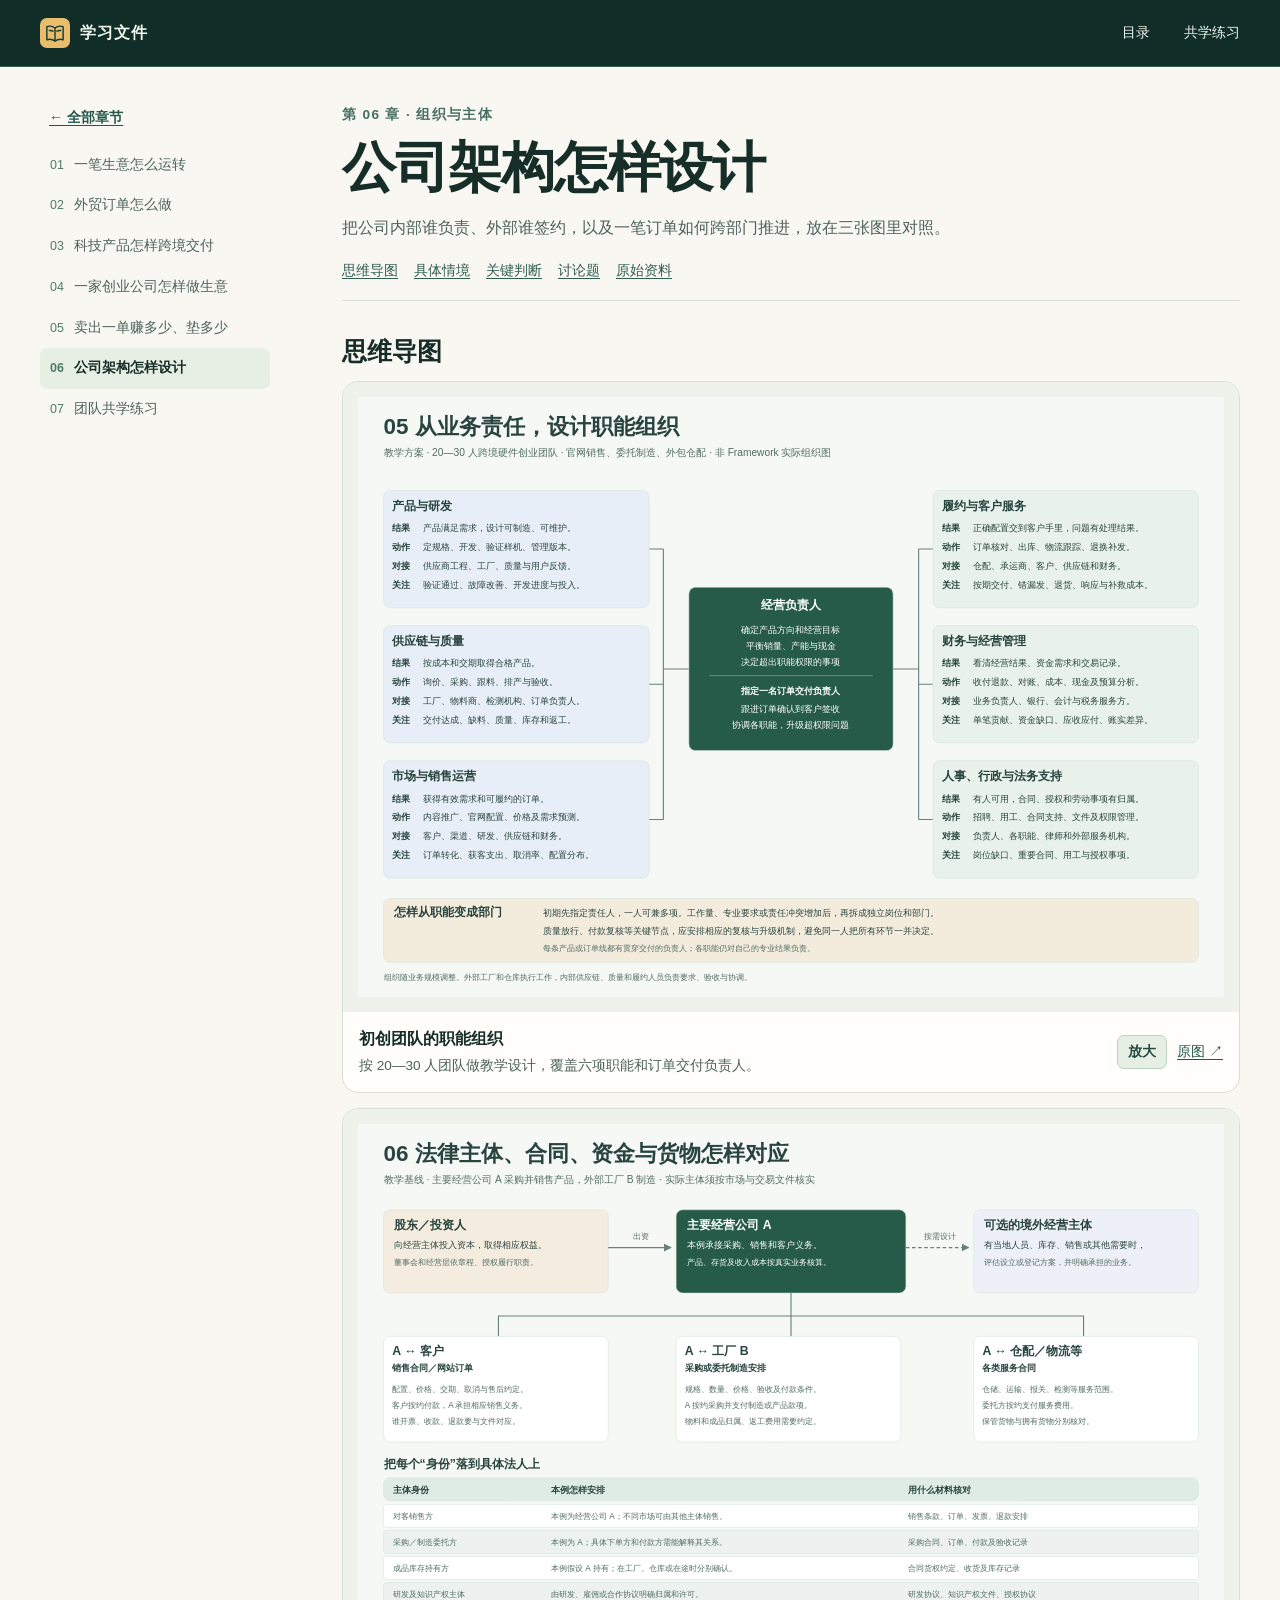
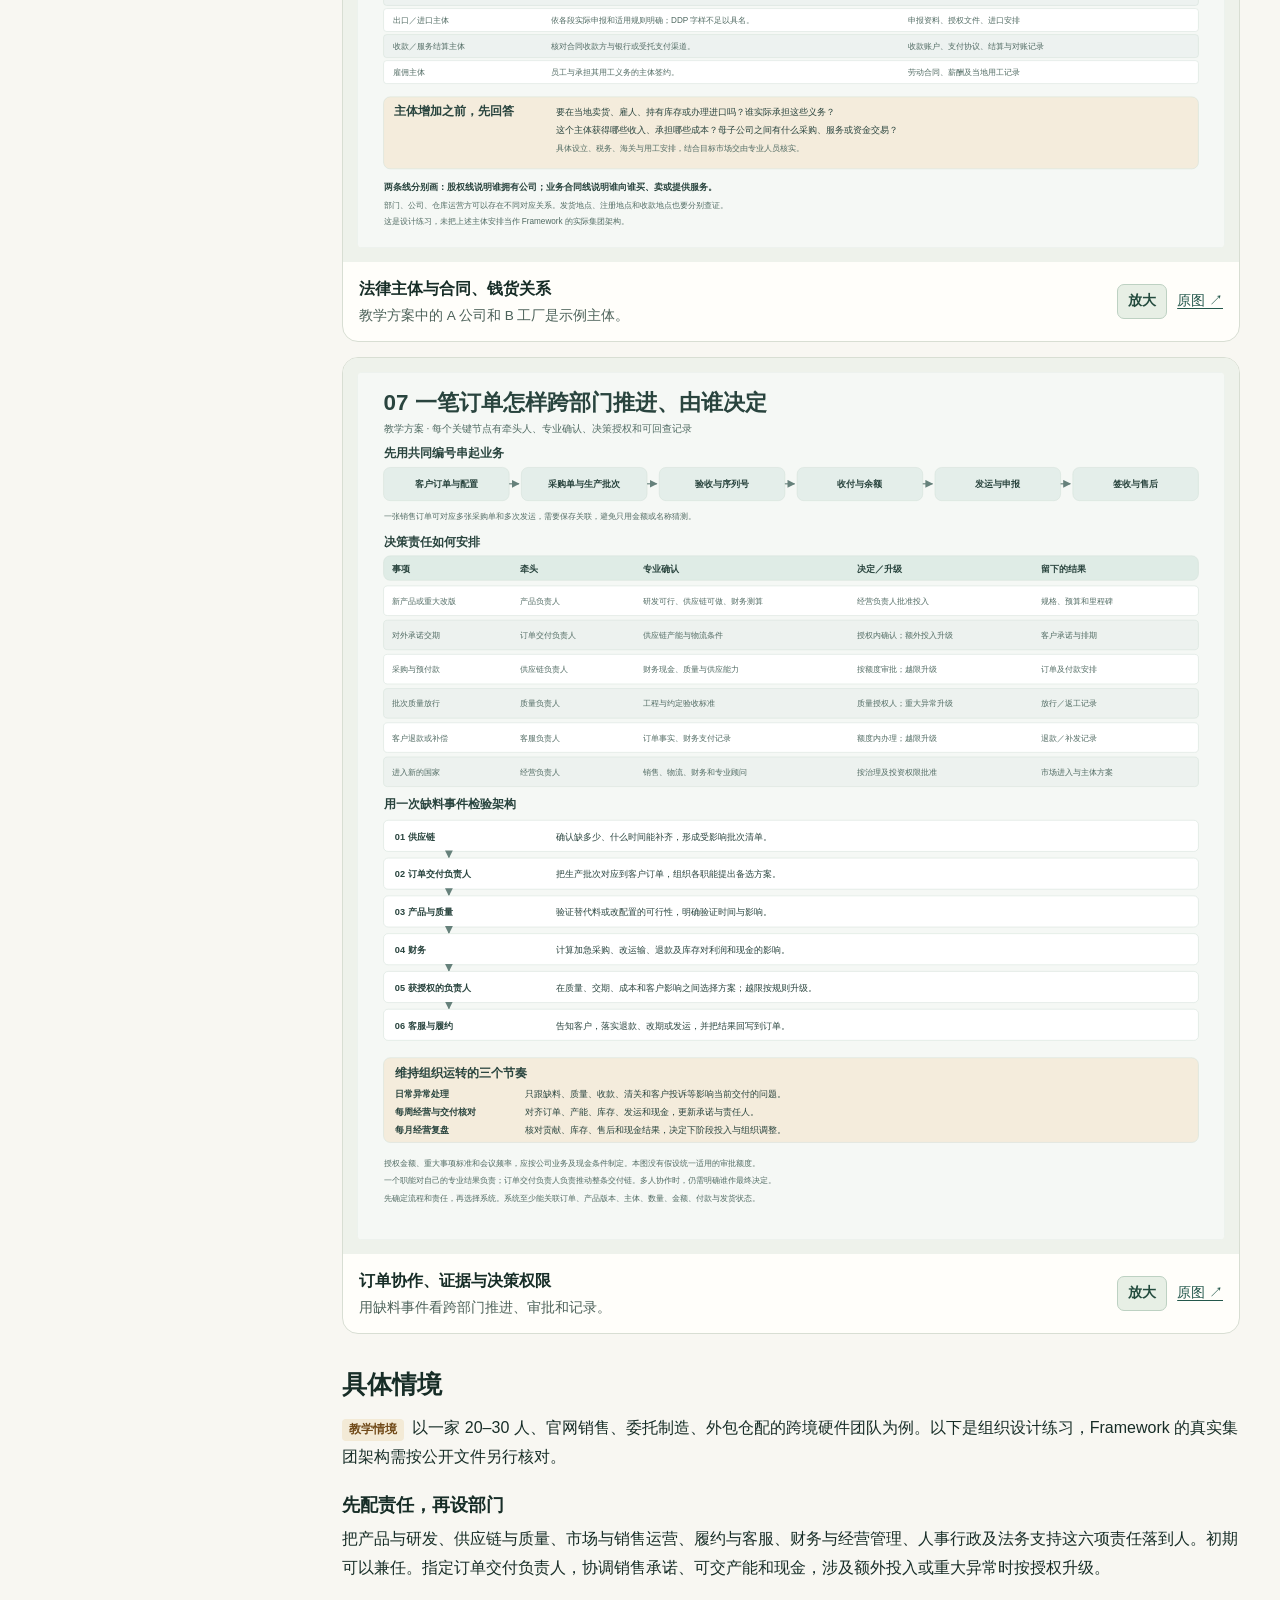
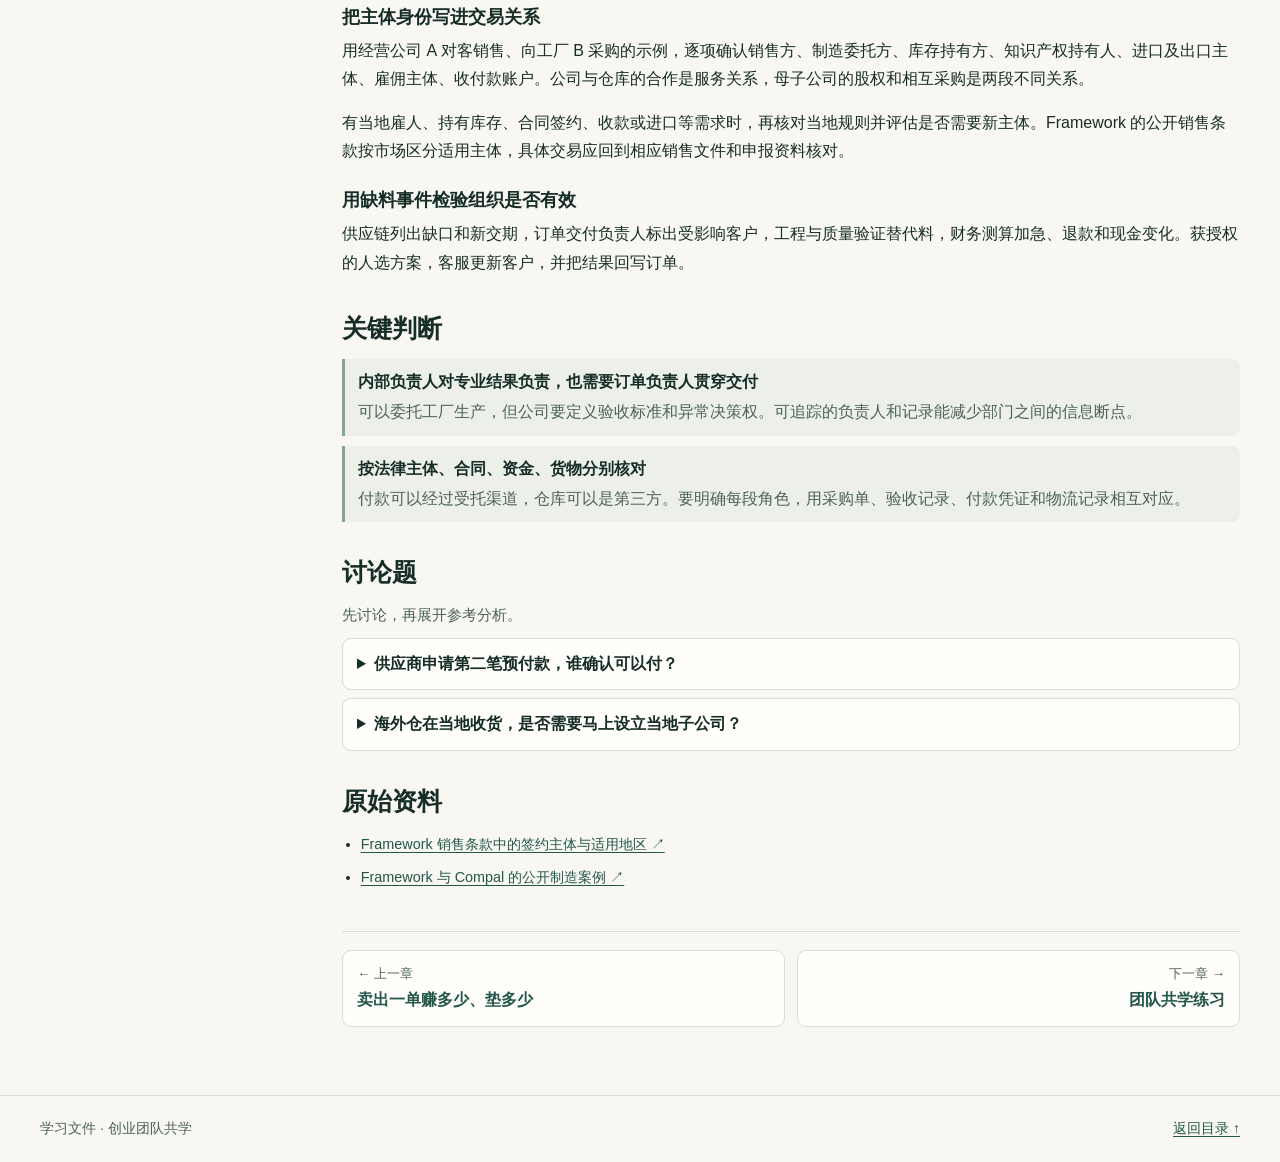
<file: lessons/06-company-structure.html>
<!doctype html>
<html lang="zh-CN">
<head>
  <meta charset="utf-8">
  <meta name="viewport" content="width=device-width, initial-scale=1">
  <meta name="description" content="用案例和思维导图读懂跨境交易、创业公司经营与组织架构。">
  <meta name="theme-color" content="#153d34">
  <title>公司架构怎样设计｜学习文件</title>
  <link rel="icon" type="image/svg+xml" href="../assets/favicon.svg">
  <link rel="stylesheet" href="../assets/site.css">
  <script src="../assets/site.js" defer></script>
</head>
<body class="lesson-page">
<a class="skip" href="#main">跳到正文</a>
<header class="site-header"><div class="container topbar">
  <a class="brand" href="../index.html"><img src="../assets/favicon.svg" width="30" height="30" alt="">学习文件</a>
  <nav aria-label="站点导航"><a href="../index.html#chapters">目录</a><a href="../lessons/07-team-practice.html">共学练习</a></nav>
</div></header>
<main id="main" class="container lesson-layout">
<aside class="lesson-sidebar" aria-label="章节目录"><a class="back" href="../index.html#chapters">← 全部章节</a><nav aria-label="所有章节"><ol class="lesson-links"><li><a href="01-trade-basics.html"><span>01</span>一笔生意怎么运转</a></li><li><a href="02-export-order.html"><span>02</span>外贸订单怎么做</a></li><li><a href="03-hardware-chains.html"><span>03</span>科技产品怎样跨境交付</a></li><li><a href="04-startup-business.html"><span>04</span>一家创业公司怎样做生意</a></li><li><a href="05-order-economics.html"><span>05</span>卖出一单赚多少、垫多少</a></li><li><a href="06-company-structure.html" aria-current="page"><span>06</span>公司架构怎样设计</a></li><li><a href="07-team-practice.html"><span>07</span>团队共学练习</a></li></ol></nav></aside>
<article class="lesson"><details class="mobile-index"><summary>章节目录</summary><nav aria-label="所有章节"><ol class="lesson-links"><li><a href="01-trade-basics.html"><span>01</span>一笔生意怎么运转</a></li><li><a href="02-export-order.html"><span>02</span>外贸订单怎么做</a></li><li><a href="03-hardware-chains.html"><span>03</span>科技产品怎样跨境交付</a></li><li><a href="04-startup-business.html"><span>04</span>一家创业公司怎样做生意</a></li><li><a href="05-order-economics.html"><span>05</span>卖出一单赚多少、垫多少</a></li><li><a href="06-company-structure.html" aria-current="page"><span>06</span>公司架构怎样设计</a></li><li><a href="07-team-practice.html"><span>07</span>团队共学练习</a></li></ol></nav></details>
<header class="lesson-heading"><p class="eyebrow">第 06 章 · 组织与主体</p><h1>公司架构怎样设计</h1><p>把公司内部谁负责、外部谁签约，以及一笔订单如何跨部门推进，放在三张图里对照。</p><nav class="jump" aria-label="本章目录"><a href="#map">思维导图</a><a href="#scenario">具体情境</a><a href="#judgments">关键判断</a><a href="#discussion">讨论题</a><a href="#sources">原始资料</a></nav></header>
<section id="map" class="chapter-section"><h2>思维导图</h2><figure class="diagram" aria-label="初创团队的职能组织">
  <a class="diagram-preview" href="../assets/diagrams/framework-org.svg" data-zoom aria-label="放大 初创团队的职能组织"><img src="../assets/diagrams/framework-org.svg" alt="初创团队的职能组织" loading="lazy"></a>
  <figcaption><div><strong>初创团队的职能组织</strong><p>按 20—30 人团队做教学设计，覆盖六项职能和订单交付负责人。</p></div><div class="diagram-actions"><button type="button" data-zoom-url="../assets/diagrams/framework-org.svg" data-zoom-title="初创团队的职能组织" hidden>放大</button><a href="../assets/diagrams/framework-org.svg" target="_blank" rel="noopener">原图 ↗</a></div></figcaption>
</figure><figure class="diagram" aria-label="法律主体与合同、钱货关系">
  <a class="diagram-preview" href="../assets/diagrams/framework-entities.svg" data-zoom aria-label="放大 法律主体与合同、钱货关系"><img src="../assets/diagrams/framework-entities.svg" alt="法律主体与合同、钱货关系" loading="lazy"></a>
  <figcaption><div><strong>法律主体与合同、钱货关系</strong><p>教学方案中的 A 公司和 B 工厂是示例主体。</p></div><div class="diagram-actions"><button type="button" data-zoom-url="../assets/diagrams/framework-entities.svg" data-zoom-title="法律主体与合同、钱货关系" hidden>放大</button><a href="../assets/diagrams/framework-entities.svg" target="_blank" rel="noopener">原图 ↗</a></div></figcaption>
</figure><figure class="diagram" aria-label="订单协作、证据与决策权限">
  <a class="diagram-preview" href="../assets/diagrams/framework-decisions.svg" data-zoom aria-label="放大 订单协作、证据与决策权限"><img src="../assets/diagrams/framework-decisions.svg" alt="订单协作、证据与决策权限" loading="lazy"></a>
  <figcaption><div><strong>订单协作、证据与决策权限</strong><p>用缺料事件看跨部门推进、审批和记录。</p></div><div class="diagram-actions"><button type="button" data-zoom-url="../assets/diagrams/framework-decisions.svg" data-zoom-title="订单协作、证据与决策权限" hidden>放大</button><a href="../assets/diagrams/framework-decisions.svg" target="_blank" rel="noopener">原图 ↗</a></div></figcaption>
</figure></section>
<section id="scenario" class="chapter-section"><h2>具体情境</h2><p><span class="badge model">教学情境</span> 以一家 20–30 人、官网销售、委托制造、外包仓配的跨境硬件团队为例。以下是组织设计练习，Framework 的真实集团架构需按公开文件另行核对。</p>
<h3>先配责任，再设部门</h3><p>把产品与研发、供应链与质量、市场与销售运营、履约与客服、财务与经营管理、人事行政及法务支持这六项责任落到人。初期可以兼任。指定订单交付负责人，协调销售承诺、可交产能和现金，涉及额外投入或重大异常时按授权升级。</p>
<h3>把主体身份写进交易关系</h3><p>用经营公司 A 对客销售、向工厂 B 采购的示例，逐项确认销售方、制造委托方、库存持有方、知识产权持有人、进口及出口主体、雇佣主体、收付款账户。公司与仓库的合作是服务关系，母子公司的股权和相互采购是两段不同关系。</p><p>有当地雇人、持有库存、合同签约、收款或进口等需求时，再核对当地规则并评估是否需要新主体。Framework 的公开销售条款按市场区分适用主体，具体交易应回到相应销售文件和申报资料核对。</p>
<h3>用缺料事件检验组织是否有效</h3><p>供应链列出缺口和新交期，订单交付负责人标出受影响客户，工程与质量验证替代料，财务测算加急、退款和现金变化。获授权的人选方案，客服更新客户，并把结果回写订单。</p></section>
<section id="judgments" class="chapter-section"><h2>关键判断</h2><dl class="tracks judgments"><div><dt>内部负责人对专业结果负责，也需要订单负责人贯穿交付</dt><dd>可以委托工厂生产，但公司要定义验收标准和异常决策权。可追踪的负责人和记录能减少部门之间的信息断点。</dd></div><div><dt>按法律主体、合同、资金、货物分别核对</dt><dd>付款可以经过受托渠道，仓库可以是第三方。要明确每段角色，用采购单、验收记录、付款凭证和物流记录相互对应。</dd></div></dl></section>
<section id="discussion" class="chapter-section"><h2>讨论题</h2><p class="section-note">先讨论，再展开参考分析。</p><details class="exercise"><summary>供应商申请第二笔预付款，谁确认可以付？</summary><div class="answer"><p>供应链提供订单及付款条件，收货或质量人员确认约定节点及凭证，财务核对现金和交易记录，获授权的人审批。付款后与该订单关联。</p></div></details><details class="exercise"><summary>海外仓在当地收货，是否需要马上设立当地子公司？</summary><div class="answer"><p>先确认谁持有存货、谁承担进口、对客销售和用工义务，再核对当地规则和合作方案。仓库地点本身不足以决定主体结构。</p></div></details></section>
<section id="sources" class="chapter-section"><h2>原始资料</h2><ul class="sources"><li><a href="https://frame.work/terms-of-sale" target="_blank" rel="noopener">Framework 销售条款中的签约主体与适用地区 ↗</a></li><li><a href="https://frame.work/blog/manufacturing-starts-on-the-new-framework-laptop-in-taiwan" target="_blank" rel="noopener">Framework 与 Compal 的公开制造案例 ↗</a></li></ul></section>
<nav class="pager" aria-label="相邻章节"><a href="05-order-economics.html"><small>← 上一章</small>卖出一单赚多少、垫多少</a><a href="07-team-practice.html"><small>下一章 →</small>团队共学练习</a></nav></article>
</main>
<dialog class="viewer" aria-label="思维导图查看器"><div class="viewer-tools"><strong id="diagram-title">思维导图</strong><div><button type="button" data-scale="down" aria-label="缩小">−</button><button type="button" data-scale="reset" aria-label="恢复大小">100%</button><button type="button" data-scale="up" aria-label="放大">+</button><a class="viewer-original" href="#" target="_blank" rel="noopener">原图 ↗</a><button type="button" class="viewer-close" aria-label="关闭">关闭</button></div></div><div class="viewer-scroll" tabindex="0"><img alt=""></div></dialog>
<footer class="site-footer"><div class="container footer-inner"><span>学习文件 · 创业团队共学</span><a href="../index.html#chapters">返回目录 ↑</a></div></footer>
</body>
</html>
</file>
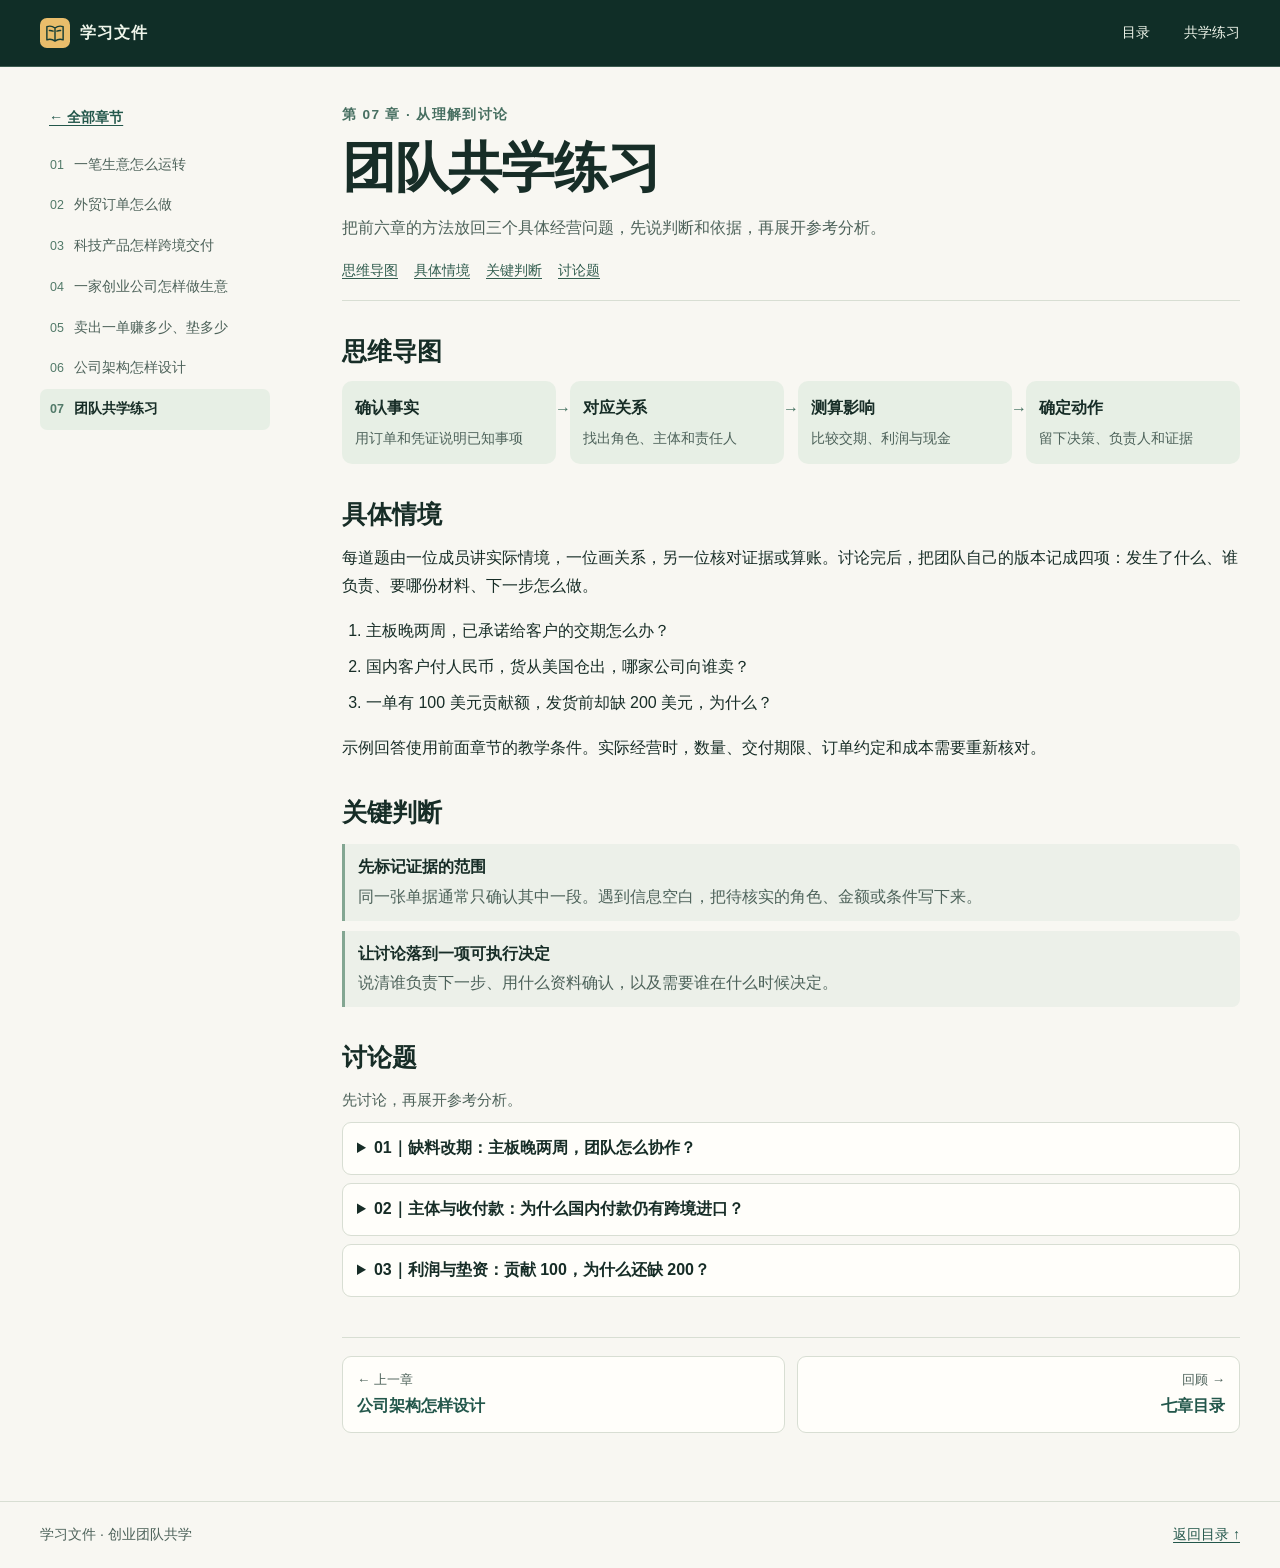
<file: lessons/07-team-practice.html>
<!doctype html>
<html lang="zh-CN">
<head>
  <meta charset="utf-8">
  <meta name="viewport" content="width=device-width, initial-scale=1">
  <meta name="description" content="用案例和思维导图读懂跨境交易、创业公司经营与组织架构。">
  <meta name="theme-color" content="#153d34">
  <title>团队共学练习｜学习文件</title>
  <link rel="icon" type="image/svg+xml" href="../assets/favicon.svg">
  <link rel="stylesheet" href="../assets/site.css">
  <script src="../assets/site.js" defer></script>
</head>
<body class="lesson-page">
<a class="skip" href="#main">跳到正文</a>
<header class="site-header"><div class="container topbar">
  <a class="brand" href="../index.html"><img src="../assets/favicon.svg" width="30" height="30" alt="">学习文件</a>
  <nav aria-label="站点导航"><a href="../index.html#chapters">目录</a><a href="../lessons/07-team-practice.html">共学练习</a></nav>
</div></header>
<main id="main" class="container lesson-layout">
<aside class="lesson-sidebar" aria-label="章节目录"><a class="back" href="../index.html#chapters">← 全部章节</a><nav aria-label="所有章节"><ol class="lesson-links"><li><a href="01-trade-basics.html"><span>01</span>一笔生意怎么运转</a></li><li><a href="02-export-order.html"><span>02</span>外贸订单怎么做</a></li><li><a href="03-hardware-chains.html"><span>03</span>科技产品怎样跨境交付</a></li><li><a href="04-startup-business.html"><span>04</span>一家创业公司怎样做生意</a></li><li><a href="05-order-economics.html"><span>05</span>卖出一单赚多少、垫多少</a></li><li><a href="06-company-structure.html"><span>06</span>公司架构怎样设计</a></li><li><a href="07-team-practice.html" aria-current="page"><span>07</span>团队共学练习</a></li></ol></nav></aside>
<article class="lesson"><details class="mobile-index"><summary>章节目录</summary><nav aria-label="所有章节"><ol class="lesson-links"><li><a href="01-trade-basics.html"><span>01</span>一笔生意怎么运转</a></li><li><a href="02-export-order.html"><span>02</span>外贸订单怎么做</a></li><li><a href="03-hardware-chains.html"><span>03</span>科技产品怎样跨境交付</a></li><li><a href="04-startup-business.html"><span>04</span>一家创业公司怎样做生意</a></li><li><a href="05-order-economics.html"><span>05</span>卖出一单赚多少、垫多少</a></li><li><a href="06-company-structure.html"><span>06</span>公司架构怎样设计</a></li><li><a href="07-team-practice.html" aria-current="page"><span>07</span>团队共学练习</a></li></ol></nav></details>
<header class="lesson-heading"><p class="eyebrow">第 07 章 · 从理解到讨论</p><h1>团队共学练习</h1><p>把前六章的方法放回三个具体经营问题，先说判断和依据，再展开参考分析。</p><nav class="jump" aria-label="本章目录"><a href="#map">思维导图</a><a href="#scenario">具体情境</a><a href="#judgments">关键判断</a><a href="#discussion">讨论题</a></nav></header>
<section id="map" class="chapter-section"><h2>思维导图</h2><ol class="concept-map"><li><strong>确认事实</strong><span>用订单和凭证说明已知事项</span></li><li><strong>对应关系</strong><span>找出角色、主体和责任人</span></li><li><strong>测算影响</strong><span>比较交期、利润与现金</span></li><li><strong>确定动作</strong><span>留下决策、负责人和证据</span></li></ol></section>
<section id="scenario" class="chapter-section"><h2>具体情境</h2><p>每道题由一位成员讲实际情境，一位画关系，另一位核对证据或算账。讨论完后，把团队自己的版本记成四项：发生了什么、谁负责、要哪份材料、下一步怎么做。</p><ol><li>主板晚两周，已承诺给客户的交期怎么办？</li><li>国内客户付人民币，货从美国仓出，哪家公司向谁卖？</li><li>一单有 100 美元贡献额，发货前却缺 200 美元，为什么？</li></ol><p>示例回答使用前面章节的教学条件。实际经营时，数量、交付期限、订单约定和成本需要重新核对。</p></section>
<section id="judgments" class="chapter-section"><h2>关键判断</h2><dl class="tracks judgments"><div><dt>先标记证据的范围</dt><dd>同一张单据通常只确认其中一段。遇到信息空白，把待核实的角色、金额或条件写下来。</dd></div><div><dt>让讨论落到一项可执行决定</dt><dd>说清谁负责下一步、用什么资料确认，以及需要谁在什么时候决定。</dd></div></dl></section>
<section id="discussion" class="chapter-section"><h2>讨论题</h2><p class="section-note">先讨论，再展开参考分析。</p><details class="exercise"><summary>01｜缺料改期：主板晚两周，团队怎么协作？</summary><div class="answer"><p>供应链给出缺口与供应商新交期。履约负责人按配置匹配受影响订单。工程与质量验证替代方案，财务比较加急、改期和退款成本，再由授权负责人决定。客服说明选项并记录客户确认。可回看 <a href="06-company-structure.html">第 06 章</a>。</p></div></details><details class="exercise"><summary>02｜主体与收付款：为什么国内付款仍有跨境进口？</summary><div class="answer"><p>在 DigiKey 中国人民币渠道示例中，客户向得捷上海采购，上海公司再向美国母公司进口。销售条款核对买卖双方，运单核对货路，进口资料核对申报主体，付款和发票核对结算关系。可回看 <a href="03-hardware-chains.html">第 03 章</a>。</p></div></details><details class="exercise"><summary>03｜利润与垫资：贡献 100，为什么还缺 200？</summary><div class="answer"><p>贡献额比较销售额和可归属成本。现金要按时间计算，预订先收 100、采购预付 300 时已经缺 200。尾款到账后才缓解。可回看 <a href="05-order-economics.html">第 05 章</a>。</p></div></details></section>

<nav class="pager" aria-label="相邻章节"><a href="06-company-structure.html"><small>← 上一章</small>公司架构怎样设计</a><a href="../index.html#chapters"><small>回顾 →</small>七章目录</a></nav></article>
</main>
<dialog class="viewer" aria-label="思维导图查看器"><div class="viewer-tools"><strong id="diagram-title">思维导图</strong><div><button type="button" data-scale="down" aria-label="缩小">−</button><button type="button" data-scale="reset" aria-label="恢复大小">100%</button><button type="button" data-scale="up" aria-label="放大">+</button><a class="viewer-original" href="#" target="_blank" rel="noopener">原图 ↗</a><button type="button" class="viewer-close" aria-label="关闭">关闭</button></div></div><div class="viewer-scroll" tabindex="0"><img alt=""></div></dialog>
<footer class="site-footer"><div class="container footer-inner"><span>学习文件 · 创业团队共学</span><a href="../index.html#chapters">返回目录 ↑</a></div></footer>
</body>
</html>
</file>
<file: assets/site.css>
:root {
  color-scheme: light;
  --paper: #f8f7f2;
  --white: #fffefa;
  --ink: #172d27;
  --muted: #4d625a;
  --pine: #153d34;
  --pine-dark: #102e27;
  --gold: #e9bd6b;
  --line: #d8ded3;
  --soft: #e7efe5;
  --round: 16px;
  font-family: 'Inter', 'Microsoft YaHei', 'PingFang SC', 'Noto Sans CJK SC', sans-serif;
}

*, *::before, *::after { box-sizing: border-box; }
html { scroll-behavior: smooth; }
body { margin: 0; background: var(--paper); color: var(--ink); line-height: 1.8; }
img { display: block; max-width: 100%; }
a { color: #23574b; text-underline-offset: .19em; }
a:hover { text-decoration-thickness: 2px; }
button { font: inherit; }
button, summary { cursor: pointer; }
:focus-visible { outline: 3px solid #bd7023; outline-offset: 4px; }
[hidden] { display: none !important; }
h1, h2, h3, p { margin: 0; }
h1, h2, h3 { line-height: 1.28; }
p + p { margin-top: .9rem; }
.container { width: min(1200px, calc(100% - 64px)); margin-inline: auto; }
.skip { position: absolute; left: 16px; top: -100px; z-index: 10; background: white; padding: 8px 14px; }
.skip:focus { top: 8px; }
.site-header { background: var(--pine-dark); color: #eff5ea; border-bottom: 1px solid #3d5c51; }
.topbar, .footer-inner { display: flex; justify-content: space-between; align-items: center; gap: 12px; min-height: 66px; }
.brand { display: flex; align-items: center; gap: 10px; font-weight: 800; letter-spacing: .06em; }
.site-header a { color: inherit; text-decoration: none; }
.site-header nav { display: flex; gap: clamp(14px, 3vw, 34px); font-size: .89rem; }
.site-header nav a { padding: 7px 0; }
.site-header nav a:hover, .footer-inner a:hover { text-decoration: underline; }
.site-footer { margin-top: 68px; border-top: 1px solid var(--line); color: var(--muted); font-size: .88rem; }

.hero { color: #f3f4e9; background: var(--pine); position: relative; }
.hero-inner { display: grid; grid-template-columns: 1.33fr 1fr; gap: clamp(30px, 8vw, 105px); align-items: center; padding-block: clamp(50px, 8vw, 98px); }
.eyebrow { font-size: .85rem; font-weight: 800; letter-spacing: .1em; color: #476f61; }
.hero .eyebrow { color: #f0ca82; }
.hero h1 { font-size: clamp(3.1rem, 8vw, 6rem); line-height: 1.13; letter-spacing: .025em; margin: 9px 0 16px; }
.hero-lede { font-size: clamp(1.25rem, 2.65vw, 1.8rem); font-weight: 750; }
.hero-copy > p:not(.hero-lede, .eyebrow) { max-width: 39em; color: #d7e4d9; }
.button { display: inline-flex; align-items: center; justify-content: space-between; gap: 22px; text-decoration: none; font-weight: 750; border-radius: 8px; padding: 10px 17px; font-size: .95rem; }
.button.primary { background: var(--gold); color: #342b18; margin-top: 26px; }
.button.primary:hover { background: #f0ce8c; }
.button.secondary { background: var(--white); border: 1px solid var(--line); flex: none; }
.button.secondary:hover { background: var(--soft); }
.hero-route { padding: 22px 25px; background: #214b3e; border: 1px solid #53776a; border-radius: var(--round); }
.hero-route h2 { font-size: 1.13rem; }
.hero-route ol, .chapter-grid, .lesson-links, .concept-map { padding: 0; margin: 0; list-style: none; }
.hero-route ol { margin: 10px 0 15px; }
.hero-route a { display: grid; grid-template-columns: 2.3rem 1fr auto; align-items: center; gap: 7px; padding: 10px 0; border-bottom: 1px solid #507164; color: #f2f5ea; text-decoration: none; }
.hero-route a:hover { color: #ffda8f; }
.hero-route a span:first-child { color: var(--gold); font-variant-numeric: tabular-nums; font-size: .86rem; }
.hero-route p { font-size: .82rem; color: #d1e1d6; }

.catalog { padding-top: 52px; scroll-margin-top: 20px; }
.section-heading { margin-bottom: 20px; }
.section-heading h2, .reading-note h2 { font-size: clamp(1.55rem, 3vw, 2rem); margin-bottom: 7px; }
.section-heading p, .reading-note p { color: var(--muted); }
.chapter-grid { display: grid; grid-template-columns: repeat(2, minmax(0, 1fr)); gap: 14px; }
.chapter-card { height: 100%; display: grid; grid-template-columns: 2.8rem 1fr 1.25rem; gap: 12px; align-items: start; padding: 20px; background: var(--white); border: 1px solid var(--line); border-radius: var(--round); text-decoration: none; color: var(--ink); }
.chapter-card:hover { background: #f0f3e9; border-color: #8cac9a; }
.chapter-number { background: var(--soft); color: #285b4c; border-radius: 9px; font-weight: 800; text-align: center; font-variant-numeric: tabular-nums; }
.card-topic { display: block; font-size: .76rem; font-weight: 800; color: #4b7162; margin-bottom: 4px; }
.chapter-card h3 { font-size: 1.21rem; margin-bottom: 6px; }
.chapter-card p { font-size: .89rem; color: var(--muted); }
.card-arrow { color: #477360; font-size: 1.12rem; text-align: right; }
.reading-note { margin-top: 30px; display: flex; align-items: center; justify-content: space-between; gap: 24px; background: #eeeade; border-radius: var(--round); padding: 26px; }

.lesson-layout { display: grid; grid-template-columns: 230px minmax(0, 1fr); gap: clamp(30px, 6vw, 72px); align-items: start; padding-top: 36px; }
.lesson-sidebar { position: sticky; top: 24px; }
.back { display: inline-block; font-weight: 750; font-size: .89rem; margin: 0 0 14px 9px; }
.lesson-links a { display: flex; gap: 10px; align-items: baseline; color: var(--muted); padding: 8px 10px; border-radius: 7px; font-size: .86rem; text-decoration: none; }
.lesson-links a span { font-variant-numeric: tabular-nums; color: #527a69; flex: none; font-size: .78rem; }
.lesson-links a:hover, .lesson-links [aria-current=page] { background: var(--soft); color: var(--ink); }
.lesson-links [aria-current=page] { font-weight: 800; }
.mobile-index { display: none; }
.lesson-heading { border-bottom: 1px solid var(--line); padding-bottom: 17px; }
.lesson-heading h1 { font-size: clamp(2rem, 5vw, 3.4rem); margin: 6px 0 10px; letter-spacing: -.02em; }
.lesson-heading > p:last-of-type { color: var(--muted); font-size: 1.03rem; }
.jump { display: flex; gap: 8px 16px; flex-wrap: wrap; margin-top: 16px; font-size: .85rem; }
.jump a { color: #315d4f; }
.chapter-section { margin-top: 35px; scroll-margin-top: 18px; }
.chapter-section h2 { font-size: 1.55rem; margin-bottom: 13px; }
.chapter-section h3 { font-size: 1.14rem; margin: 1.35rem 0 .55rem; }
.chapter-section ol:not(.concept-map) { padding-left: 1.5em; }
.chapter-section li + li { margin-top: 7px; }
.diagram { margin: 0 0 15px; border: 1px solid var(--line); border-radius: var(--round); background: var(--white); }
.diagram-preview { display: block; background: #eef2eb; border-radius: 15px 15px 0 0; padding: clamp(5px, 1.8vw, 14px); cursor: zoom-in; }
.diagram-preview img { margin: auto; width: 100%; height: auto; border-radius: 6px; }
.diagram figcaption { padding: 13px 16px; display: flex; justify-content: space-between; gap: 12px; align-items: center; }
.diagram figcaption p { color: var(--muted); font-size: .85rem; }
.diagram-actions { display: flex; gap: 10px; align-items: center; flex: none; font-size: .86rem; }
.diagram-actions button, .viewer-tools button, .viewer-original { color: #234b3e; background: var(--soft); border: 1px solid #bdd1c2; border-radius: 7px; padding: 4px 10px; font-weight: 700; }
.diagram-actions button:hover, .viewer-tools button:hover, .viewer-original:hover { background: #d5e7d6; }
.concept-map { display: grid; grid-template-columns: repeat(4,minmax(0,1fr)); gap: 14px; }
.concept-map li { position: relative; border-radius: 10px; background: var(--soft); padding: 13px; }
.chapter-section .concept-map li { margin: 0; }
.concept-map strong, .concept-map span { display: block; }
.concept-map span { margin-top: 3px; color: var(--muted); font-size: .87rem; }
.concept-map li:not(:last-child)::after { content: '→'; position: absolute; right: -15px; top: 14px; font-weight: 800; color: #426f5e; }
.badge { display: inline-block; margin-right: .32em; border-radius: 4px; padding: 0 7px; background: #e1ede2; color: #285744; font-size: .76rem; font-weight: 800; }
.badge.model { background: #f3ead6; color: #704918; }
.badge.history { background: #e8edf4; color: #395575; }
.tracks { display: grid; gap: 10px; margin: 15px 0; }
.tracks > div { background: #ecf0e9; border-left: 3px solid #83a692; padding: 9px 13px; border-radius: 0 8px 8px 0; }
.tracks dt { font-weight: 800; }
.tracks dd { margin: 1px 0 0; color: var(--muted); }
.section-note { color: var(--muted); font-size: .92rem; margin-bottom: 9px; }
.exercise { border: 1px solid var(--line); border-radius: 9px; background: var(--white); margin-bottom: 8px; }
.exercise summary { padding: 11px 14px; font-weight: 700; }
.exercise[open] summary { border-bottom: 1px solid var(--line); background: var(--soft); border-radius: 8px 8px 0 0; }
.answer { padding: 11px 14px; color: var(--muted); }
.math { display: grid; gap: 7px; margin: 14px 0; }
.math div { display: grid; grid-template-columns: minmax(110px, .5fr) 1fr; gap: 10px; background: #e7efe5; padding: 8px 12px; border-radius: 8px; }
.math strong { font-variant-numeric: tabular-nums; }
.sources { padding-left: 1.3em; overflow-wrap: anywhere; font-size: .9rem; }
.pager { border-top: 1px solid var(--line); margin-top: 40px; padding-top: 18px; display: grid; grid-template-columns: repeat(2,minmax(0,1fr)); gap: 12px; }
.pager a { display: block; border: 1px solid var(--line); background: var(--white); padding: 11px 14px; border-radius: 9px; font-weight: 700; text-decoration: none; }
.pager a:last-child { text-align: right; }
.pager a:hover { background: var(--soft); }
.pager small { display: block; color: var(--muted); font-weight: 500; }

.viewer { width: min(1440px, 96vw); max-width: none; height: 93dvh; max-height: none; border: 1px solid var(--line); border-radius: 12px; padding: 0; color: var(--ink); background: var(--white); overflow: hidden; }
.viewer[open] { display: grid; grid-template-rows: auto minmax(0, 1fr); }
.viewer::backdrop { background: #122b27b8; }
.viewer-tools { padding: 10px 13px; display: flex; align-items: center; justify-content: space-between; gap: 10px; flex-wrap: wrap; border-bottom: 1px solid var(--line); }
.viewer-tools > div { display: flex; align-items: center; flex-wrap: wrap; gap: 6px; font-size: .86rem; }
.viewer-original { text-decoration: none; }
.viewer-scroll { overflow: auto; background: #e3ebe3; }
.viewer-scroll img { width: var(--diagram-width, 100%); max-width: none; height: auto; }
body.viewer-open { overflow: hidden; }

@media (max-width: 820px) {
  .container { width: calc(100% - 36px); }
  .hero-inner { grid-template-columns: 1fr; gap: 26px; }
  .lesson-layout { grid-template-columns: minmax(0,1fr); padding-top: 17px; }
  .lesson-sidebar { display: none; }
  .mobile-index { display: block; margin-bottom: 16px; }
  .mobile-index summary { font-weight: 750; color: #315d4f; }
  .mobile-index nav { margin-top: 7px; background: var(--white); border-radius: 9px; padding: 4px; }
}
@media (max-width: 570px) {
  .topbar { min-height: 55px; }
  .catalog { padding-top: 32px; }
  .chapter-grid { grid-template-columns: 1fr; }
  .chapter-card { padding: 14px 12px; gap: 9px; }
  .reading-note { align-items: start; flex-direction: column; padding: 18px; gap: 13px; }
  .diagram figcaption { align-items: start; flex-direction: column; gap: 6px; padding: 10px; }
  .concept-map { grid-template-columns: 1fr; gap: 17px; }
  .concept-map li:not(:last-child)::after { content: '↓'; left: 14px; right: auto; top: auto; bottom: -21px; }
  .math div { grid-template-columns: 1fr; gap: 0; }
  .pager { font-size: .88rem; }
}
@media (prefers-reduced-motion: reduce) { html { scroll-behavior: auto; } }
</file>
